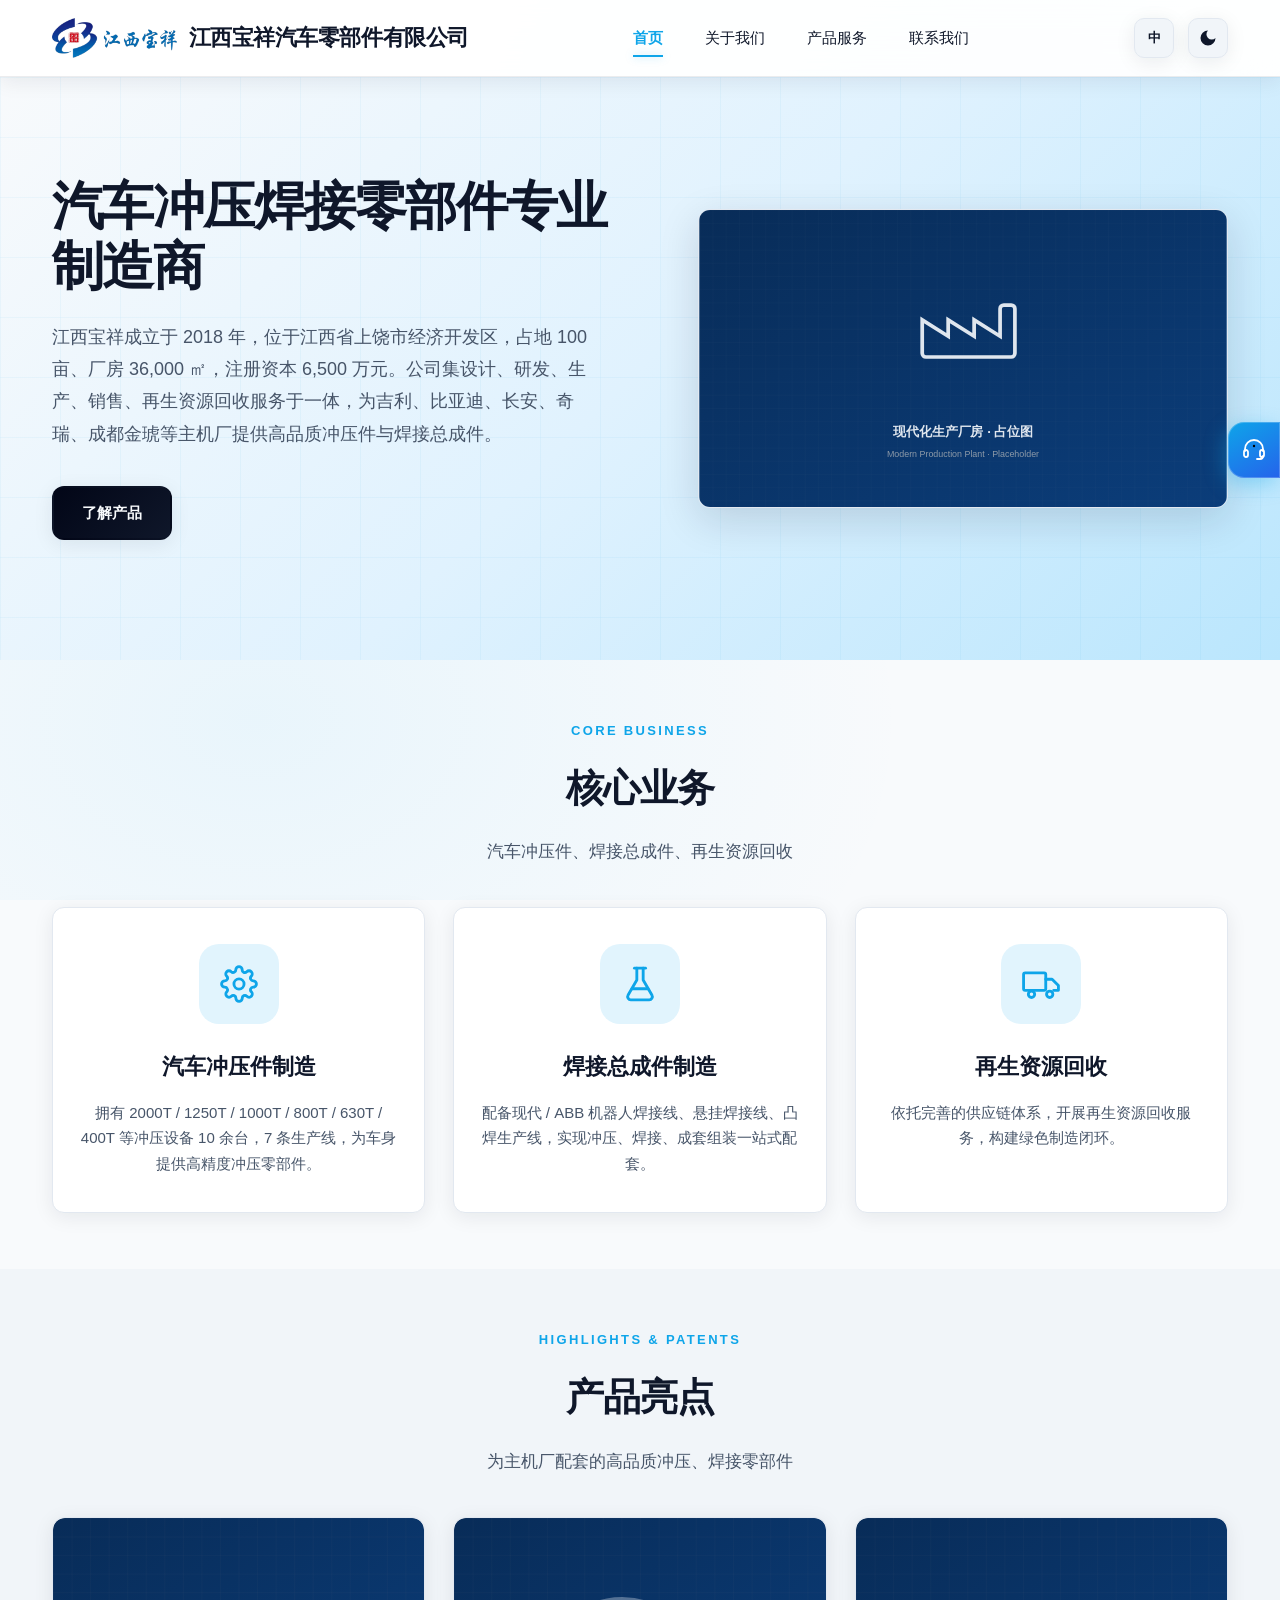
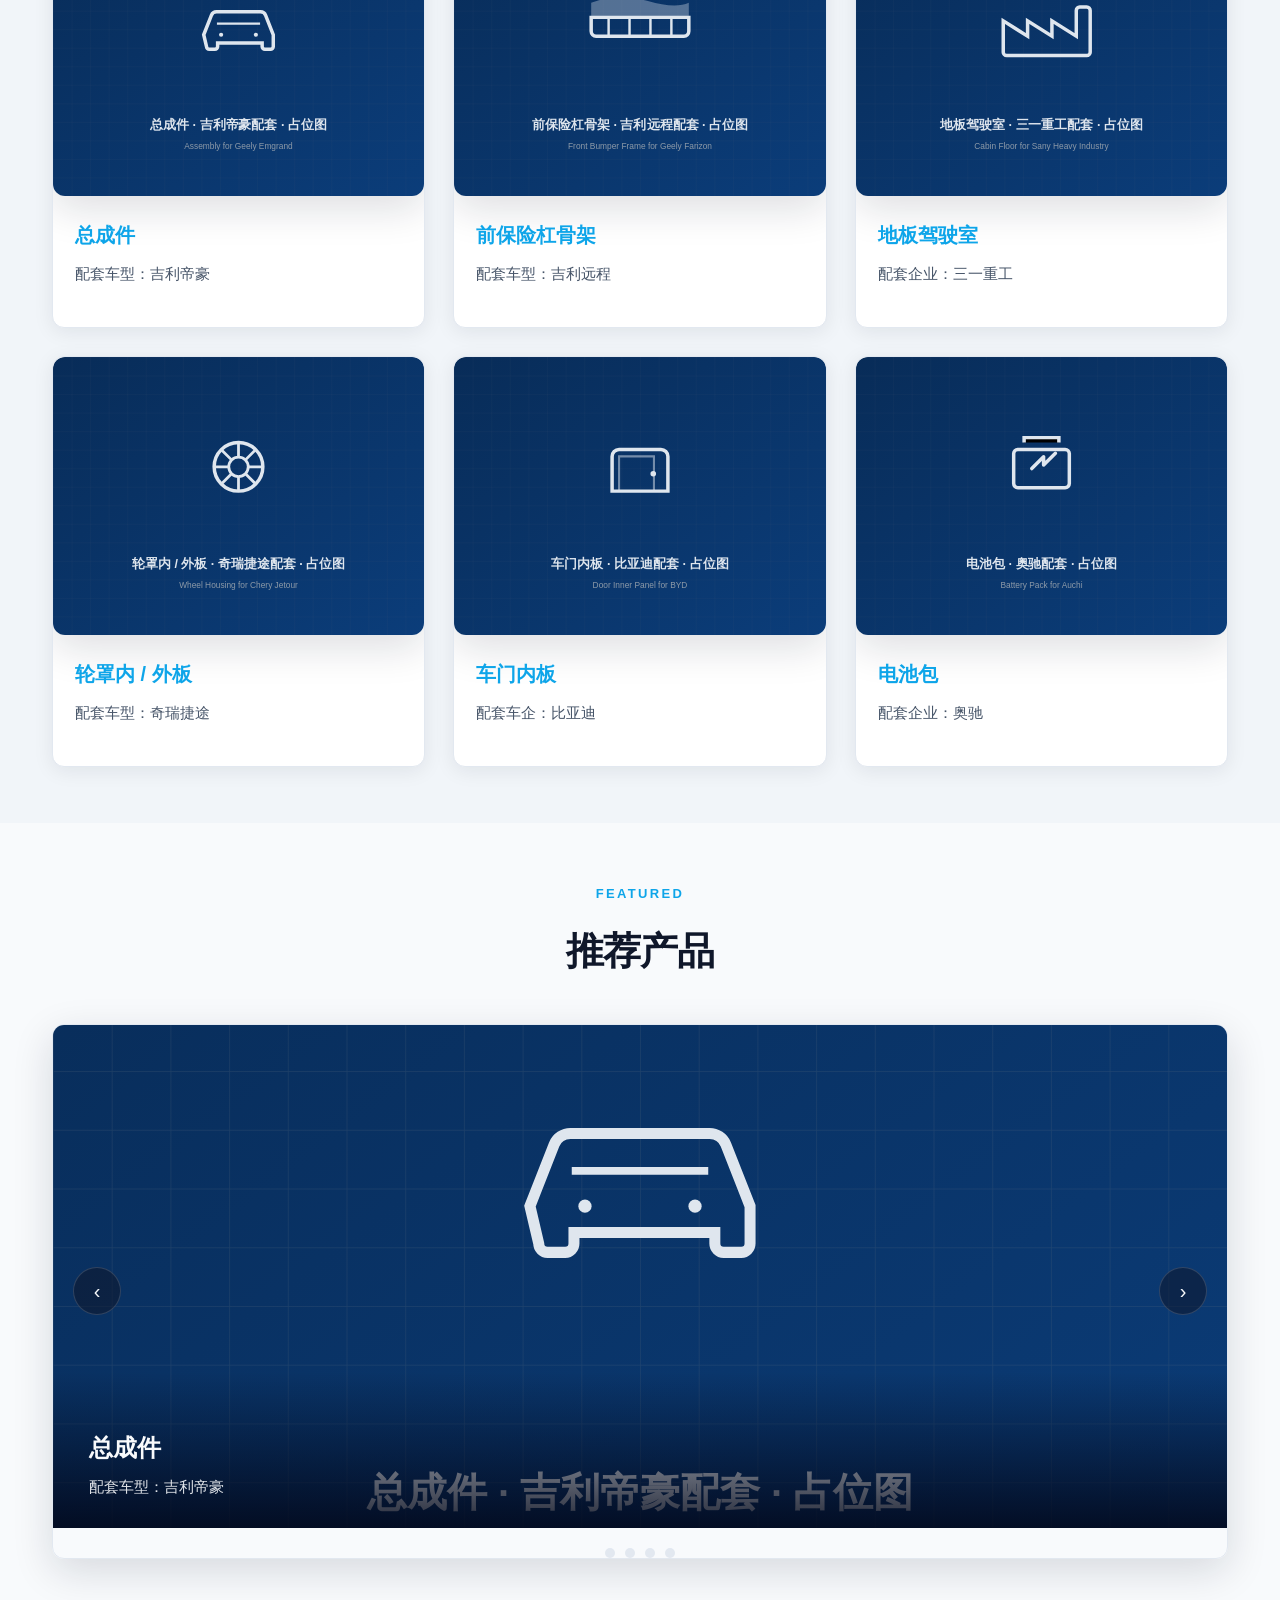
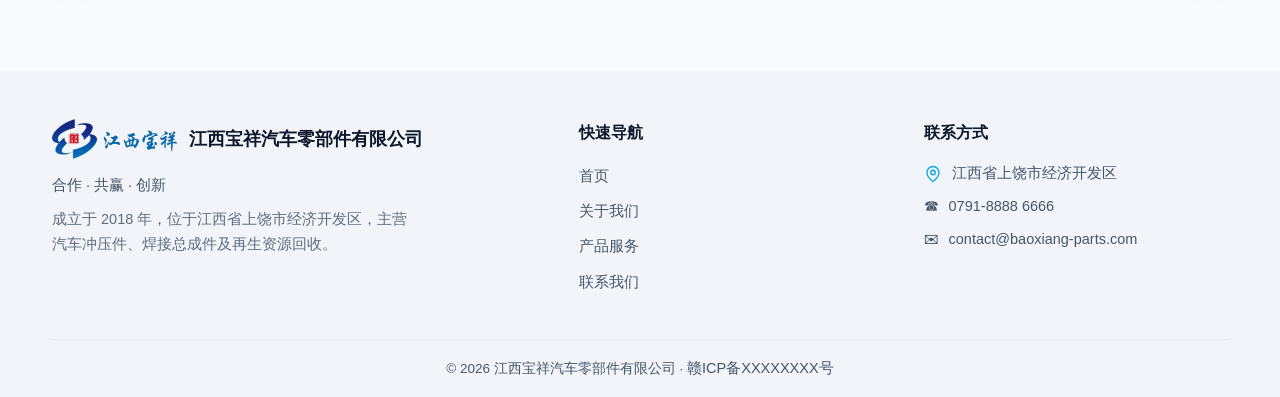
<file: index.html>
<!DOCTYPE html>
<html lang="zh-CN">
<head>
  <meta charset="UTF-8">
  <meta name="viewport" content="width=device-width, initial-scale=1.0">
  <title>汽车保险杠生产厂家_零部件制造_批发零售_研发 - 江西宝祥汽车零部件有限公司</title>
  <meta name="description" content="江西宝祥汽车零部件有限公司专注汽车保险杠及零部件研发制造，持多项专利技术，提供零配件批发零售、仓储运输一站式服务。">
  <link rel="icon" type="image/svg+xml" href="favicon.svg">
  <link rel="stylesheet" href="css/theme.css">
  <link rel="stylesheet" href="css/main.css">
  <script type="application/ld+json">
  {
    "@context": "https://schema.org",
    "@type": "Organization",
    "name": "江西宝祥汽车零部件有限公司",
    "alternateName": "Jiangxi Baoxiang Auto Parts Co., Ltd.",
    "logo": "assets/img/logo.png",
    "description": "汽车零部件及配件制造、零配件零售与批发、零部件研发；主营汽车保险杠等配件，拥有多项专利技术。",
    "telephone": "0791-8888 6666",
    "email": "contact@baoxiang-parts.com",
    "address": { "@type": "PostalAddress", "addressRegion": "江西省", "addressLocality": "南昌市", "addressCountry": "CN" }
  }
  </script>
</head>
<body data-page="home">
  <script>/* 显示模式防首屏闪烁：在渲染前读取本地偏好 */
  try { var _t = localStorage.getItem("bx_theme"); if ("light dark".indexOf(_t) >= 0) document.body.setAttribute("data-theme", _t); } catch (e) {}
  </script>

  <header class="site-header" id="site-header"></header>

  <main>
    <!-- 首屏主视觉 -->
    <section class="hero">
      <div class="container">
        <div>
          <h1>汽车保险杠专业制造商</h1>
          <p class="hero-sub">集汽车零部件研发、制造、批发零售于一体，以多项专利技术为支撑，为主机厂与售后市场提供高品质保险杠及零部件产品。</p>
          <a class="btn btn-primary" href="products.html">查看产品</a>
        </div>
        <div class="hero-img img-frame wide" id="hero-img">
          <img src="assets/img/hero-factory.svg" alt="现代化汽车零部件生产厂房">
        </div>
      </div>
    </section>

    <!-- 核心业务 -->
    <section class="section" id="biz-section">
      <div class="container">
        <div class="section-head">
          <span class="eyebrow">CORE BUSINESS</span>
          <h2>核心业务</h2>
          <p>三大核心业务板块，覆盖汽车零部件全价值链</p>
        </div>
        <div class="grid-3" id="biz-cards"></div>
      </div>
    </section>

    <!-- 产品亮点与专利技术 -->
    <section class="section section-alt" id="highlight-section">
      <div class="container">
        <div class="section-head">
          <span class="eyebrow">HIGHLIGHTS &amp; PATENTS</span>
          <h2>产品亮点与专利技术</h2>
          <p>以专利技术驱动产品品质，重点产品均标注对应专利</p>
        </div>
        <div class="grid-3" id="highlight-cards"></div>
      </div>
    </section>

    <!-- 轮播图推荐区 -->
    <section class="section" id="carousel-section">
      <div class="container">
        <div class="section-head">
          <span class="eyebrow">FEATURED</span>
          <h2>推荐产品</h2>
        </div>
        <div class="carousel" id="home-carousel"></div>
      </div>
    </section>
  </main>

  <footer class="site-footer" id="site-footer"></footer>

  <script src="data/content.js"></script>
  <script src="js/data.js"></script>
  <script src="js/i18n.js"></script>
  <script src="js/theme.js"></script>
  <script src="js/common.js"></script>
  <script src="js/home.js"></script>
</body>
</html>
</file>
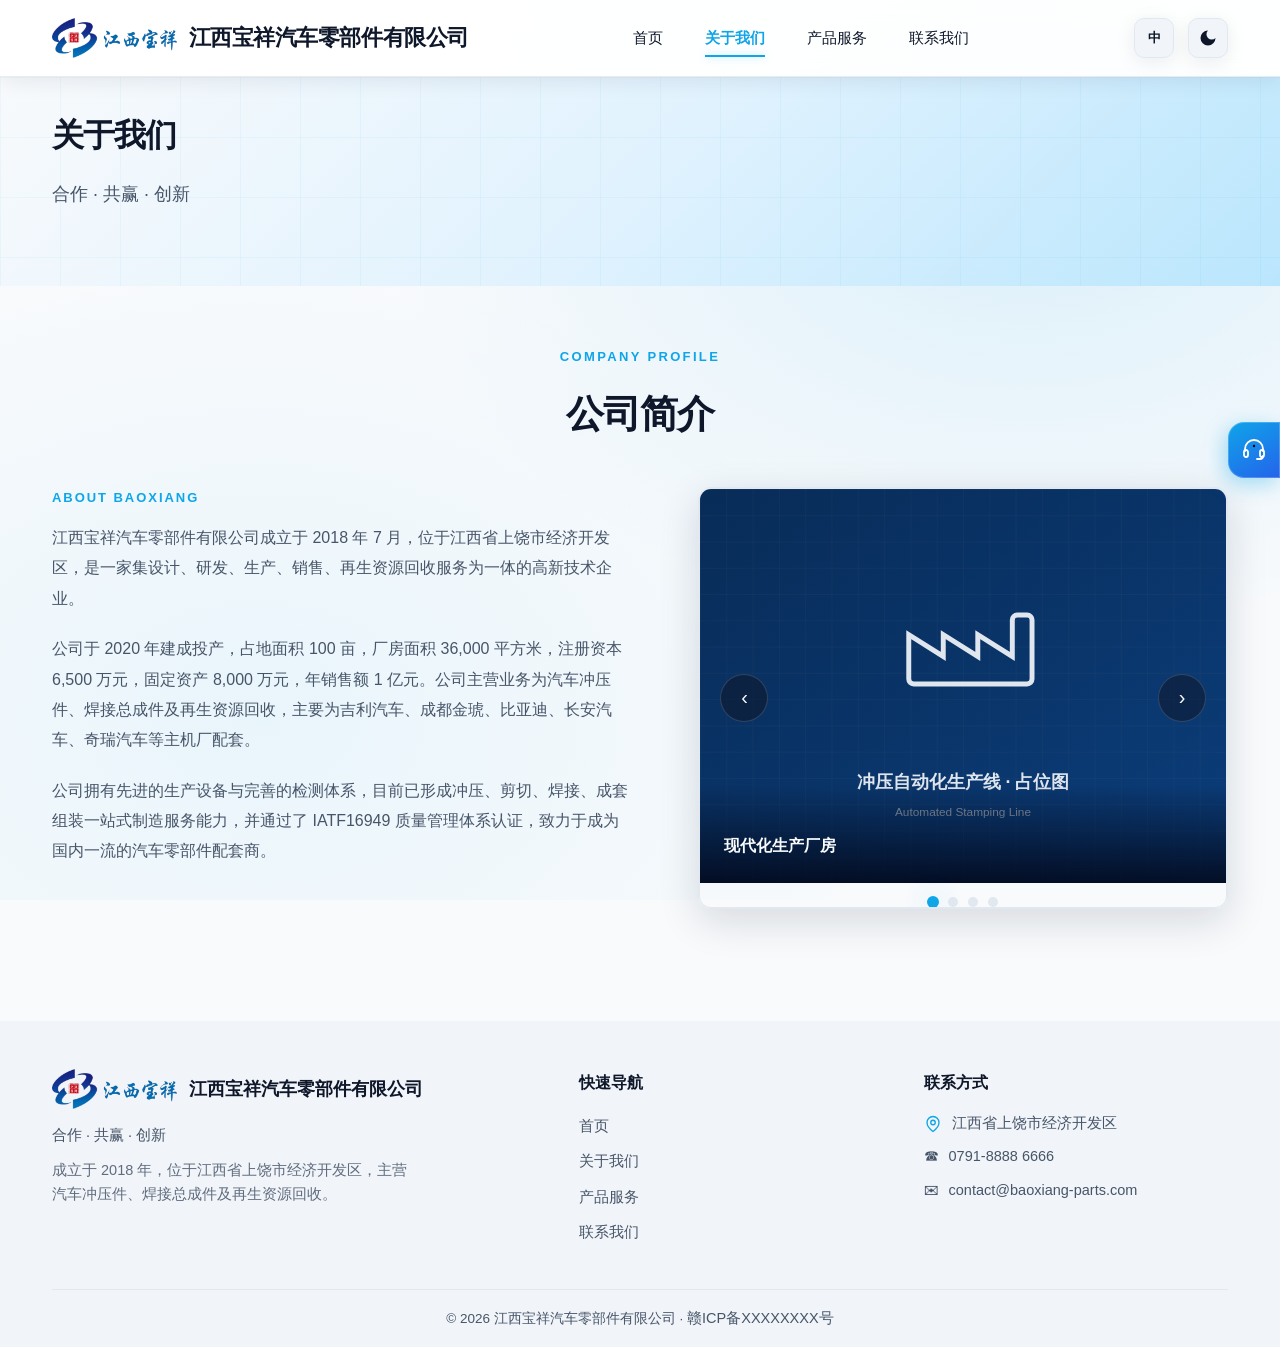
<file: about.html>
<!DOCTYPE html>
<html lang="zh-CN">
<head>
  <meta charset="UTF-8">
  <meta name="viewport" content="width=device-width, initial-scale=1.0">
  <title>关于我们 - 江西宝祥汽车零部件有限公司</title>
  <meta name="description" content="了解江西宝祥汽车零部件有限公司：成立于 2018 年，位于上饶经济开发区，主营汽车冲压件、焊接总成件与再生资源回收。">
  <link rel="icon" type="image/svg+xml" href="favicon.svg">
  <link rel="stylesheet" href="css/theme.css">
  <link rel="stylesheet" href="css/main.css">
</head>
<body data-page="about">
  <script>try { var _t = localStorage.getItem("bx_theme"); if ("light dark".indexOf(_t) >= 0) document.body.setAttribute("data-theme", _t); } catch (e) {}</script>

  <header class="site-header" id="site-header"></header>

  <main>
    <!-- 页面横幅 -->
    <section class="hero" style="padding: 0">
      <div class="container" style="padding-top: 40px; padding-bottom: 40px; grid-template-columns: 1fr">
        <div>
          <h1 id="page-title" style="font-size: 32px">关于我们</h1>
          <p class="hero-sub" id="page-subtitle">深耕汽车零部件行业，以技术赢得信赖</p>
        </div>
      </div>
    </section>

    <!-- 公司简介 -->
    <section class="section" id="intro-section">
      <div class="container">
        <div class="section-head">
          <span class="eyebrow">COMPANY PROFILE</span>
          <h2>公司简介</h2>
        </div>
        <div class="intro-grid">
          <div class="intro-text" id="intro-text"></div>
          <div class="intro-carousel" id="intro-carousel"></div>
        </div>
      </div>
    </section>
  </main>

  <footer class="site-footer" id="site-footer"></footer>

  <script src="data/content.js"></script>
  <script src="js/data.js"></script>
  <script src="js/i18n.js"></script>
  <script src="js/theme.js"></script>
  <script src="js/common.js"></script>
  <script src="js/about.js"></script>
</body>
</html>
</file>
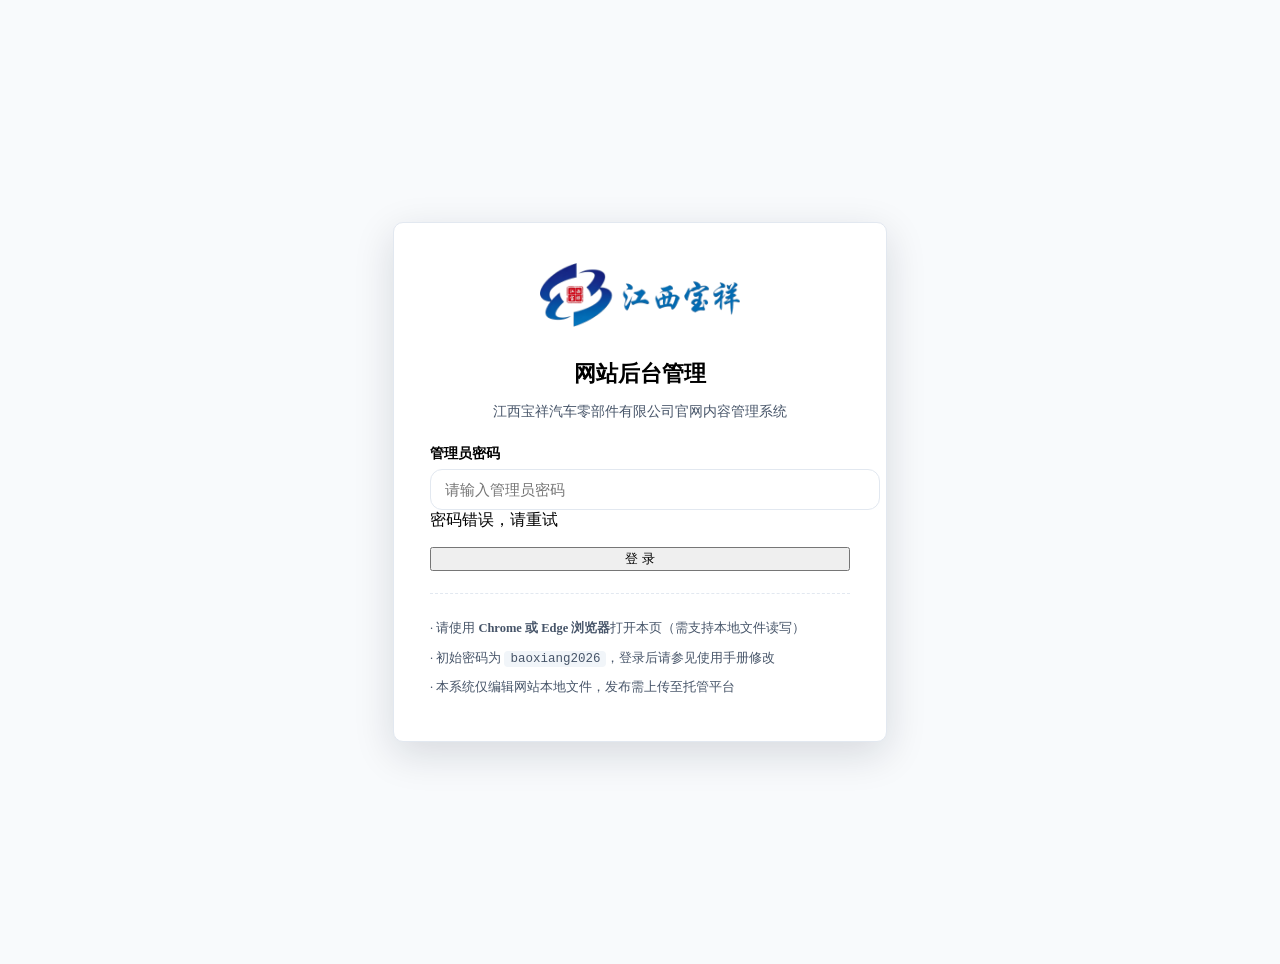
<file: admin.html>
<!DOCTYPE html>
<html lang="zh-CN">
<head>
  <meta charset="UTF-8">
  <meta name="viewport" content="width=device-width, initial-scale=1.0">
  <meta name="robots" content="noindex, nofollow">
  <title>后台管理 - 江西宝祥汽车零部件有限公司官网</title>
  <link rel="icon" type="image/svg+xml" href="favicon.svg">
  <link rel="stylesheet" href="css/theme.css">
  <link rel="stylesheet" href="css/admin.css">
</head>
<body data-page="admin">
  <script>try { var _t = localStorage.getItem("bx_theme"); if ("light dark".indexOf(_t) >= 0) document.body.setAttribute("data-theme", _t); } catch (e) {}</script>

  <!-- ============ 登录视图 ============ -->
  <div class="login-view" id="login-view">
    <div class="login-card">
      <img src="assets/img/logo.png" alt="logo" class="login-logo">
      <h1>网站后台管理</h1>
      <p class="login-sub">江西宝祥汽车零部件有限公司官网内容管理系统</p>
      <form id="login-form">
        <div class="form-group">
          <label>管理员密码</label>
          <input type="password" id="admin-password" placeholder="请输入管理员密码" autocomplete="current-password">
          <div class="form-error" id="login-error">密码错误，请重试</div>
        </div>
        <button type="submit" class="btn btn-primary btn-block">登 录</button>
      </form>
      <div class="login-tips">
        <p>· 请使用 <b>Chrome 或 Edge 浏览器</b>打开本页（需支持本地文件读写）</p>
        <p>· 初始密码为 <code>baoxiang2026</code>，登录后请参见使用手册修改</p>
        <p>· 本系统仅编辑网站本地文件，发布需上传至托管平台</p>
      </div>
    </div>
  </div>

  <!-- ============ 管理面板 ============ -->
  <div class="admin-view" id="admin-view" style="display:none">
    <header class="admin-topbar">
      <div class="admin-topbar-inner">
        <div class="admin-title">⚙ 网站后台管理</div>
        <div class="admin-folder" id="folder-status">未选择网站文件夹</div>
        <div class="admin-actions">
          <button class="btn btn-outline btn-sm" id="btn-pick-folder">选择网站文件夹</button>
          <a class="btn btn-outline btn-sm" href="index.html" target="_blank">预览网站</a>
          <button class="btn btn-outline btn-sm" id="btn-export">导出数据文件</button>
          <button class="btn btn-primary btn-sm" id="btn-save">保存全部修改</button>
          <button class="btn btn-outline btn-sm" id="btn-logout">退出</button>
        </div>
      </div>
    </header>

    <nav class="admin-tabs" id="admin-tabs">
      <button data-tab="site" class="active">站点信息</button>
      <button data-tab="home">首页</button>
      <button data-tab="about">关于我们</button>
      <button data-tab="products">产品管理</button>
      <button data-tab="contact">联系方式</button>
      <button data-tab="seo">SEO 设置</button>
    </nav>

    <main class="admin-main">
      <div class="admin-panel" id="admin-panel">
        <div class="admin-empty">
          <h2>请先选择网站文件夹</h2>
          <p>点击右上角「选择网站文件夹」，选择本网站的根目录（即包含 index.html 的文件夹），即可开始编辑网站内容。</p>
          <p class="dim">提示：编辑并保存后，本地即可预览效果；要让线上网站生效，需将更新后的文件上传到托管平台（详见使用手册）。</p>
        </div>
      </div>
    </main>

    <footer class="admin-footer">
      <span id="dirty-tip">未做修改</span> ·
      保存会自动备份旧数据为 data/content.backup.js ·
      详细操作说明见 docs/后台使用手册.md
    </footer>
  </div>

  <!-- 全局提示 -->
  <div class="toast" id="toast"></div>

  <script src="js/admin/auth-config.js"></script>
  <script src="js/admin/fs-helper.js"></script>
  <script src="js/admin/auth.js"></script>
  <script src="js/admin/admin-app.js"></script>
</body>
</html>
</file>
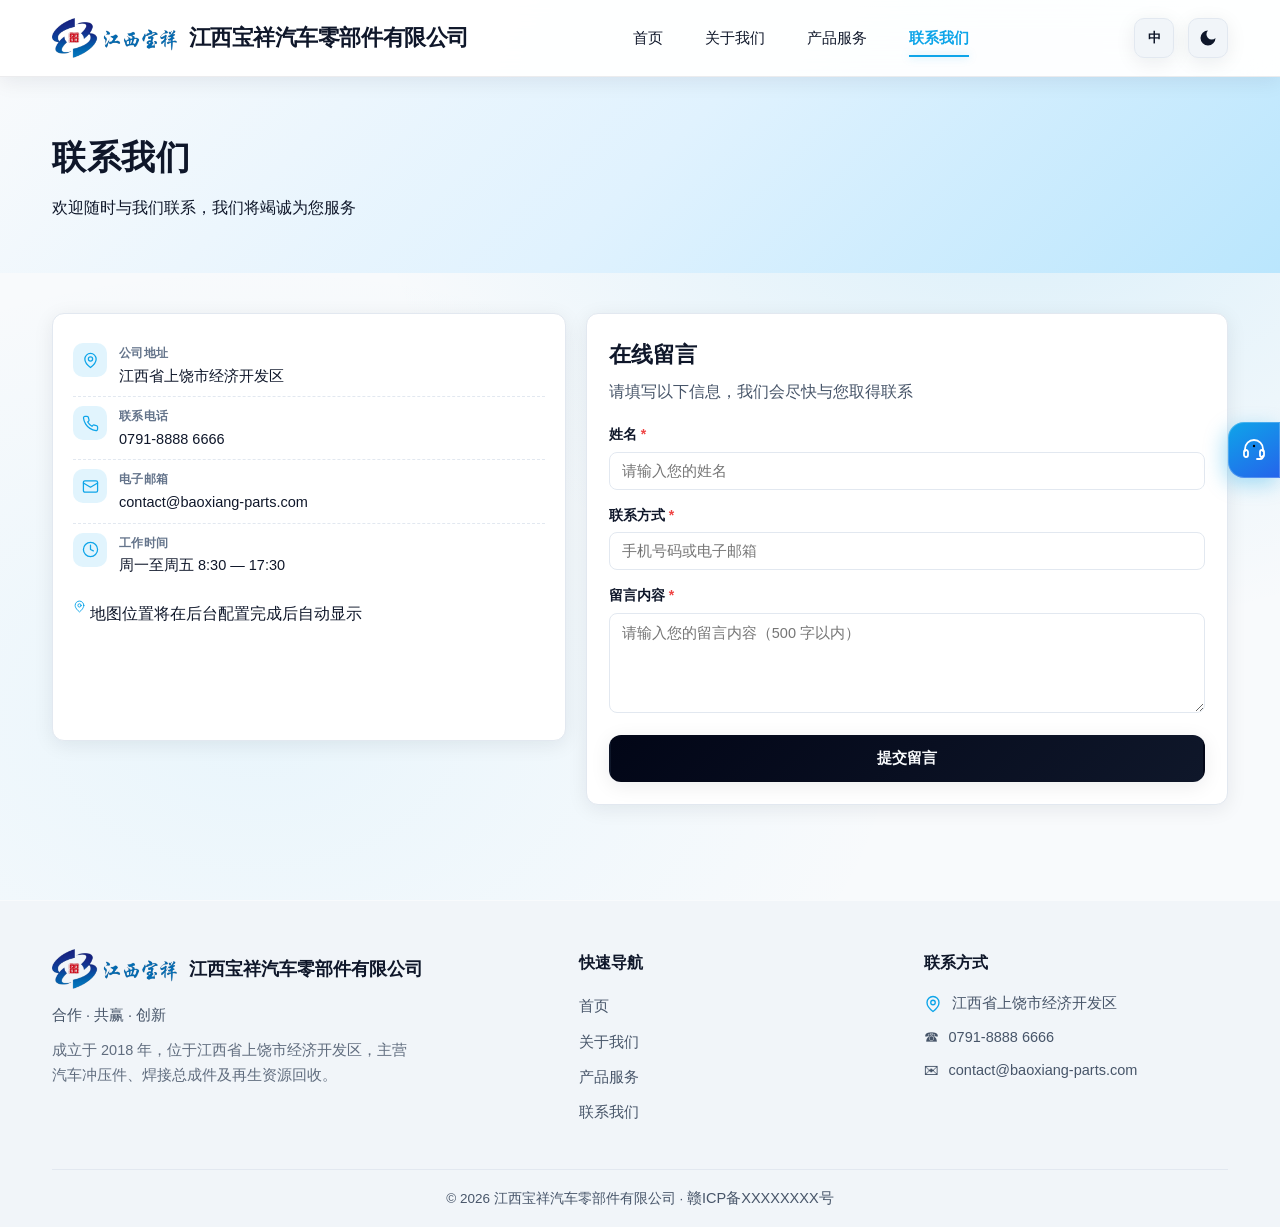
<file: contact.html>
<!DOCTYPE html>
<html lang="zh-CN">
<head>
  <meta charset="UTF-8">
  <meta name="viewport" content="width=device-width, initial-scale=1.0">
  <title>联系我们_在线留言 - 江西宝祥汽车零部件有限公司</title>
  <meta name="description" content="联系江西宝祥汽车零部件有限公司：公司地址、联系电话、邮箱、微信咨询，欢迎在线留言，我们将尽快回复。">
  <link rel="icon" type="image/svg+xml" href="favicon.svg">
  <link rel="stylesheet" href="css/theme.css">
  <link rel="stylesheet" href="css/main.css">
  <script type="application/ld+json">
  {
    "@context": "https://schema.org",
    "@type": "LocalBusiness",
    "name": "江西宝祥汽车零部件有限公司",
    "image": "assets/img/logo.png",
    "telephone": "0791-8888 6666",
    "email": "contact@baoxiang-parts.com",
    "address": { "@type": "PostalAddress", "streetAddress": "江西省上饶市经济开发区", "addressLocality": "上饶市", "addressRegion": "江西省", "addressCountry": "CN" },
    "openingHours": "Mo-Fr 08:30-17:30"
  }
  </script>
</head>
<body data-page="contact">
  <script>try { var _t = localStorage.getItem("bx_theme"); if ("light dark".indexOf(_t) >= 0) document.body.setAttribute("data-theme", _t); } catch (e) {}</script>

  <header class="site-header" id="site-header"></header>

  <main>
    <!-- 页面标题区 -->
    <section class="contact-hero">
      <div class="container">
        <h1 id="page-title">联系我们</h1>
        <p class="hero-sub" id="page-subtitle">欢迎随时与我们联系，我们将竭诚为您服务</p>
      </div>
    </section>

    <section class="section contact-section">
      <div class="container">
        <div class="contact-grid">
          <!-- 左：联系方式 -->
          <div class="contact-left">
            <div class="card contact-info-card" id="contact-info"></div>
          </div>

          <!-- 右：在线留言 -->
          <div class="card contact-form-card">
            <div id="form-wrap">
              <h2 id="form-title" style="font-size: 22px; margin-bottom: 4px">在线留言</h2>
              <p id="form-subtitle" style="color: var(--text-muted); margin-bottom: 18px">请填写以下信息，我们会尽快与您取得联系</p>
              <form id="contact-form" novalidate>
                <div class="form-group" id="fg-name">
                  <label id="lb-name">姓名 <span class="req">*</span></label>
                  <input type="text" id="f-name" placeholder="请输入您的姓名" maxlength="20">
                  <div class="form-error" id="err-name"></div>
                </div>
                <div class="form-group" id="fg-contact">
                  <label id="lb-contact">联系方式 <span class="req">*</span></label>
                  <input type="text" id="f-contact" placeholder="手机号码或电子邮箱" maxlength="50">
                  <div class="form-error" id="err-contact"></div>
                </div>
                <div class="form-group" id="fg-message">
                  <label id="lb-message">留言内容 <span class="req">*</span></label>
                  <textarea id="f-message" placeholder="请输入您的留言内容（500 字以内）" maxlength="500"></textarea>
                  <div class="form-error" id="err-message"></div>
                </div>
                <button type="submit" class="btn btn-primary" id="btn-submit" style="width: 100%">提交留言</button>
              </form>
            </div>
            <div class="form-success" id="form-success">
              <div class="check">
                <svg viewBox="0 0 24 24" fill="none" stroke-width="2.5" stroke-linecap="round" stroke-linejoin="round"><path d="M20 6 9 17l-5-5"/></svg>
              </div>
              <h3 id="sc-title">提交成功！</h3>
              <p id="sc-desc">感谢您的留言，我们会尽快与您取得联系。</p>
              <div style="display: flex; gap: 12px; justify-content: center; flex-wrap: wrap">
                <a class="btn btn-primary" id="mailto-btn" href="#">同时通过邮件发送</a>
                <button class="btn btn-outline" id="reset-btn" type="button">再写一条</button>
              </div>
            </div>
          </div>
        </div>
      </div>
    </section>
  </main>

  <footer class="site-footer" id="site-footer"></footer>

  <script src="data/content.js"></script>
  <script src="js/data.js"></script>
  <script src="js/i18n.js"></script>
  <script src="js/theme.js"></script>
  <script src="js/common.js"></script>
  <script src="js/contact.js"></script>
</body>
</html>
</file>
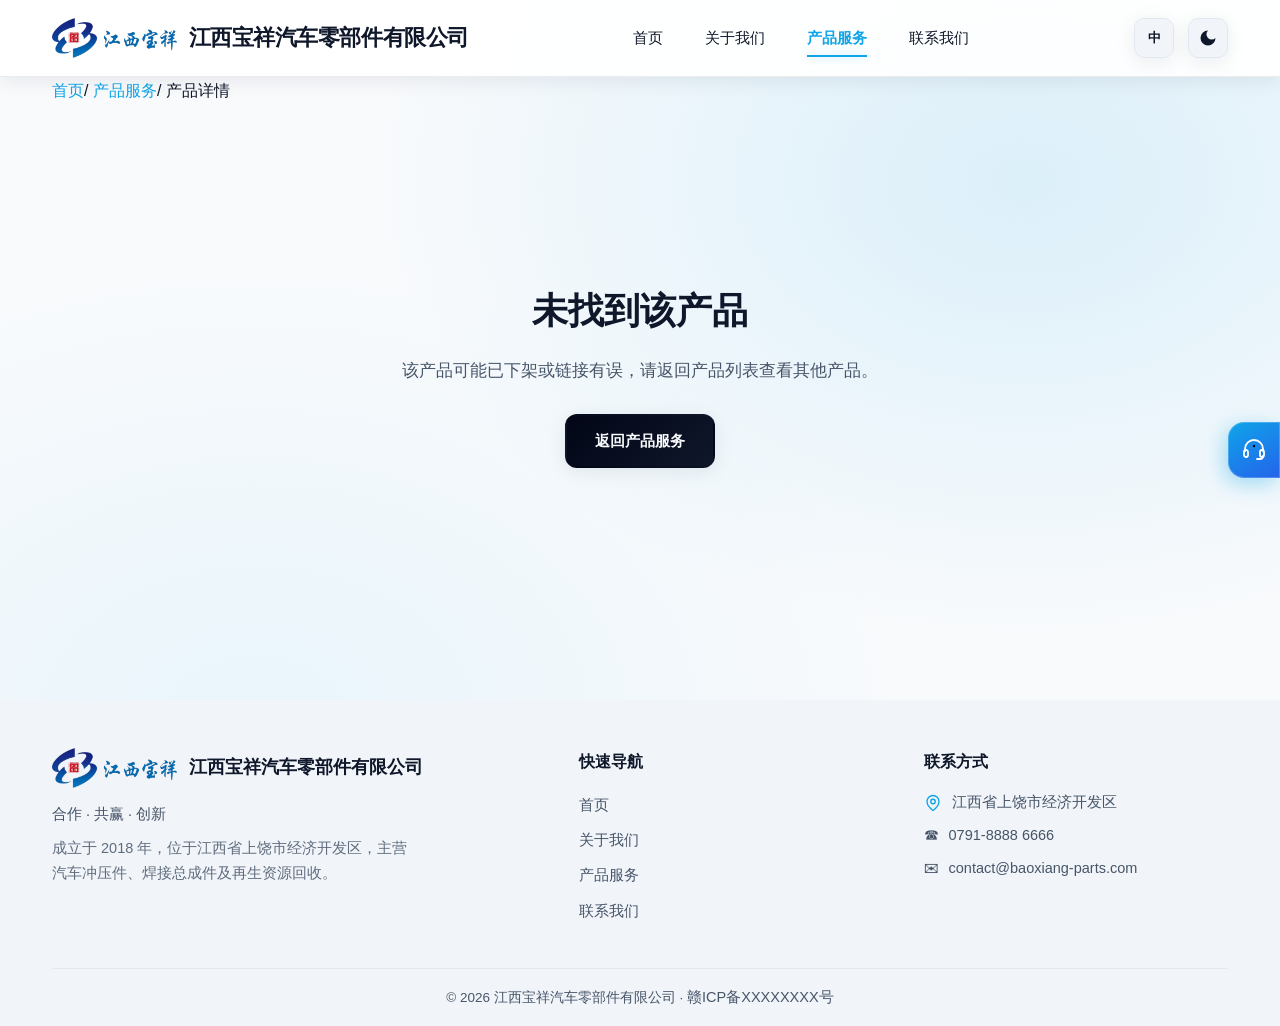
<file: product-detail.html>
<!DOCTYPE html>
<html lang="zh-CN">
<head>
  <meta charset="UTF-8">
  <meta name="viewport" content="width=device-width, initial-scale=1.0">
  <title>产品详情 - 江西宝祥汽车零部件有限公司</title>
  <meta name="description" content="江西宝祥汽车零部件有限公司产品详情页：汽车保险杠等零部件产品图文详情、技术规格与专利信息。">
  <link rel="icon" type="image/svg+xml" href="favicon.svg">
  <link rel="stylesheet" href="css/theme.css">
  <link rel="stylesheet" href="css/main.css">
</head>
<body data-page="products">
  <script>try { var _t = localStorage.getItem("bx_theme"); if ("light dark".indexOf(_t) >= 0) document.body.setAttribute("data-theme", _t); } catch (e) {}</script>

  <header class="site-header" id="site-header"></header>

  <main>
    <div class="breadcrumb">
      <div class="container" id="breadcrumb-nav">
        <a href="index.html">首页</a><span class="sep">/</span>
        <a href="products.html">产品服务</a><span class="sep">/</span>
        <span id="crumb-current">产品详情</span>
      </div>
    </div>

    <section class="section">
      <div class="container" id="detail-container">
        <!-- 产品详情由 product-detail.js 渲染 -->
        <div class="not-found" id="detail-not-found" style="display:none">
          <h2>未找到该产品</h2>
          <p>该产品可能已下架或链接有误，请返回产品列表查看其他产品。</p>
          <a class="btn btn-primary" href="products.html">返回产品服务</a>
        </div>
      </div>
    </section>
  </main>

  <footer class="site-footer" id="site-footer"></footer>

  <script src="data/content.js"></script>
  <script src="js/data.js"></script>
  <script src="js/i18n.js"></script>
  <script src="js/theme.js"></script>
  <script src="js/common.js"></script>
  <script src="js/product-detail.js"></script>
</body>
</html>
</file>
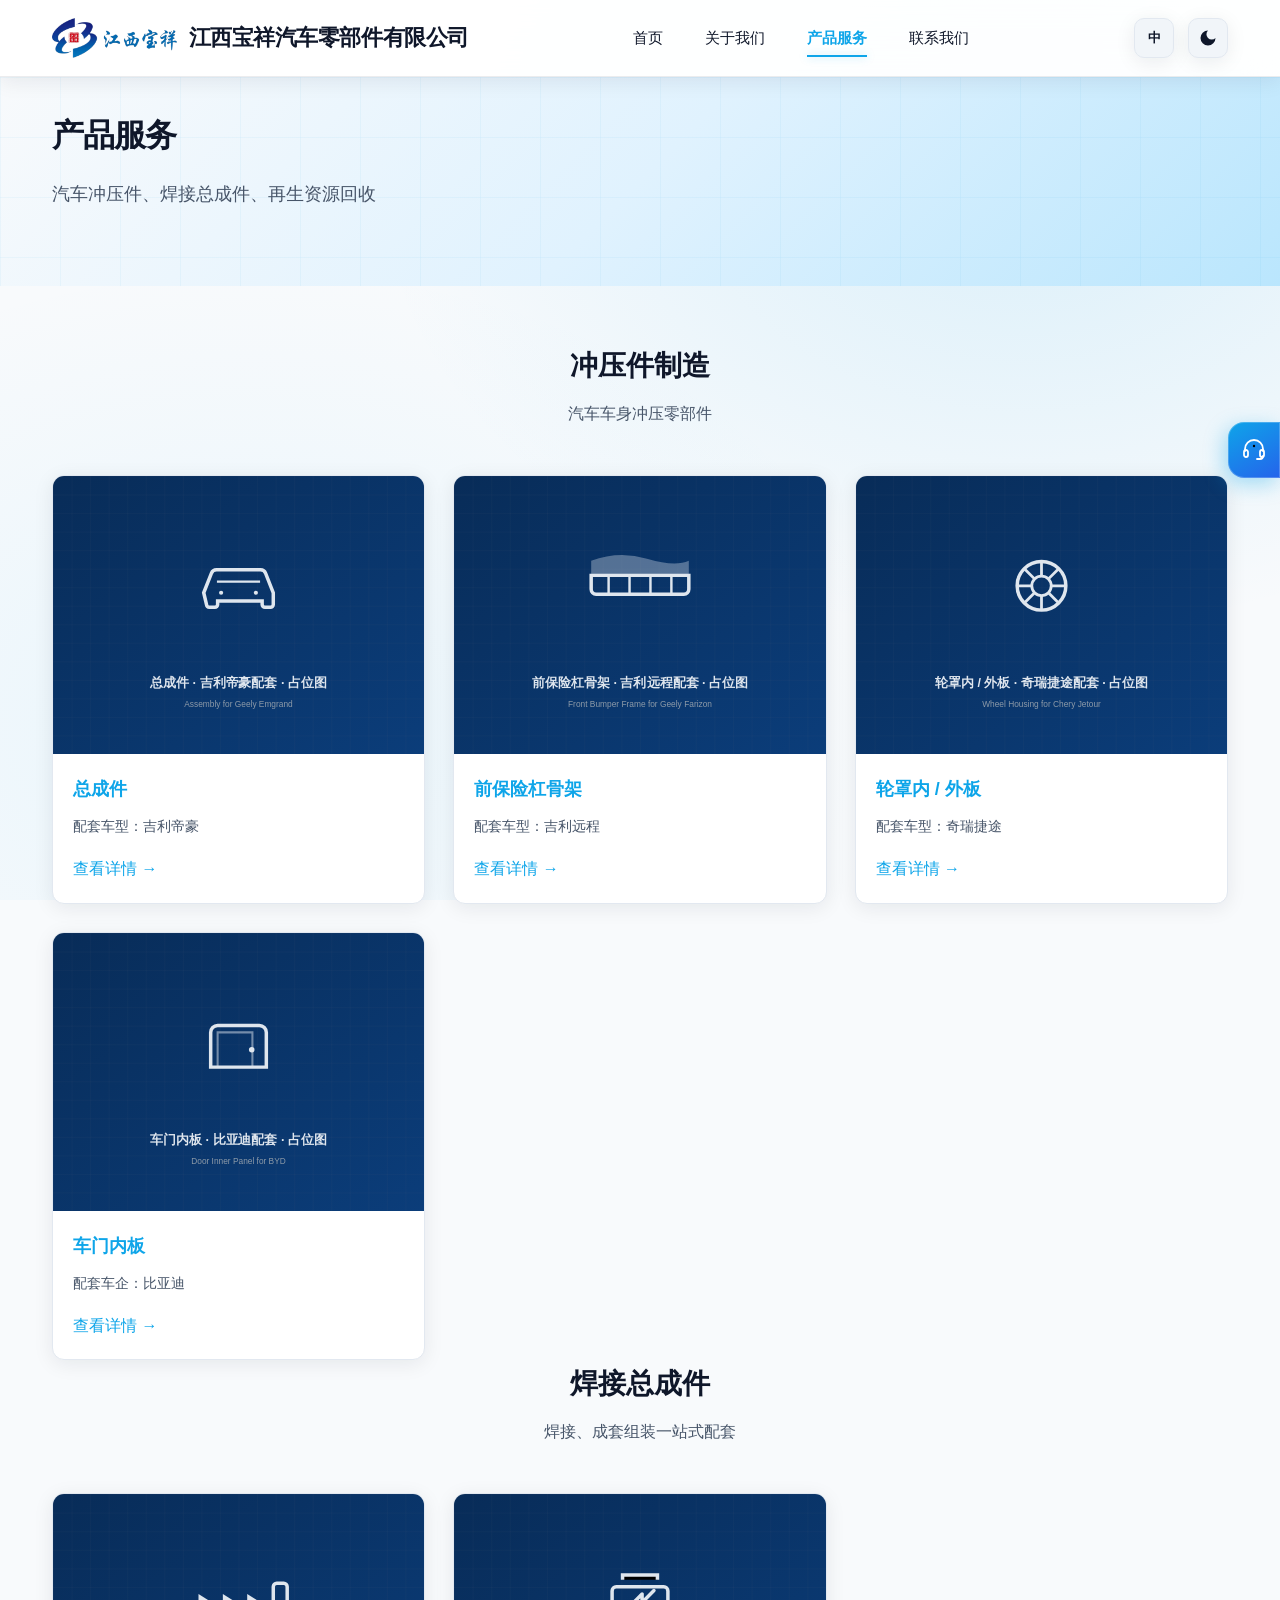
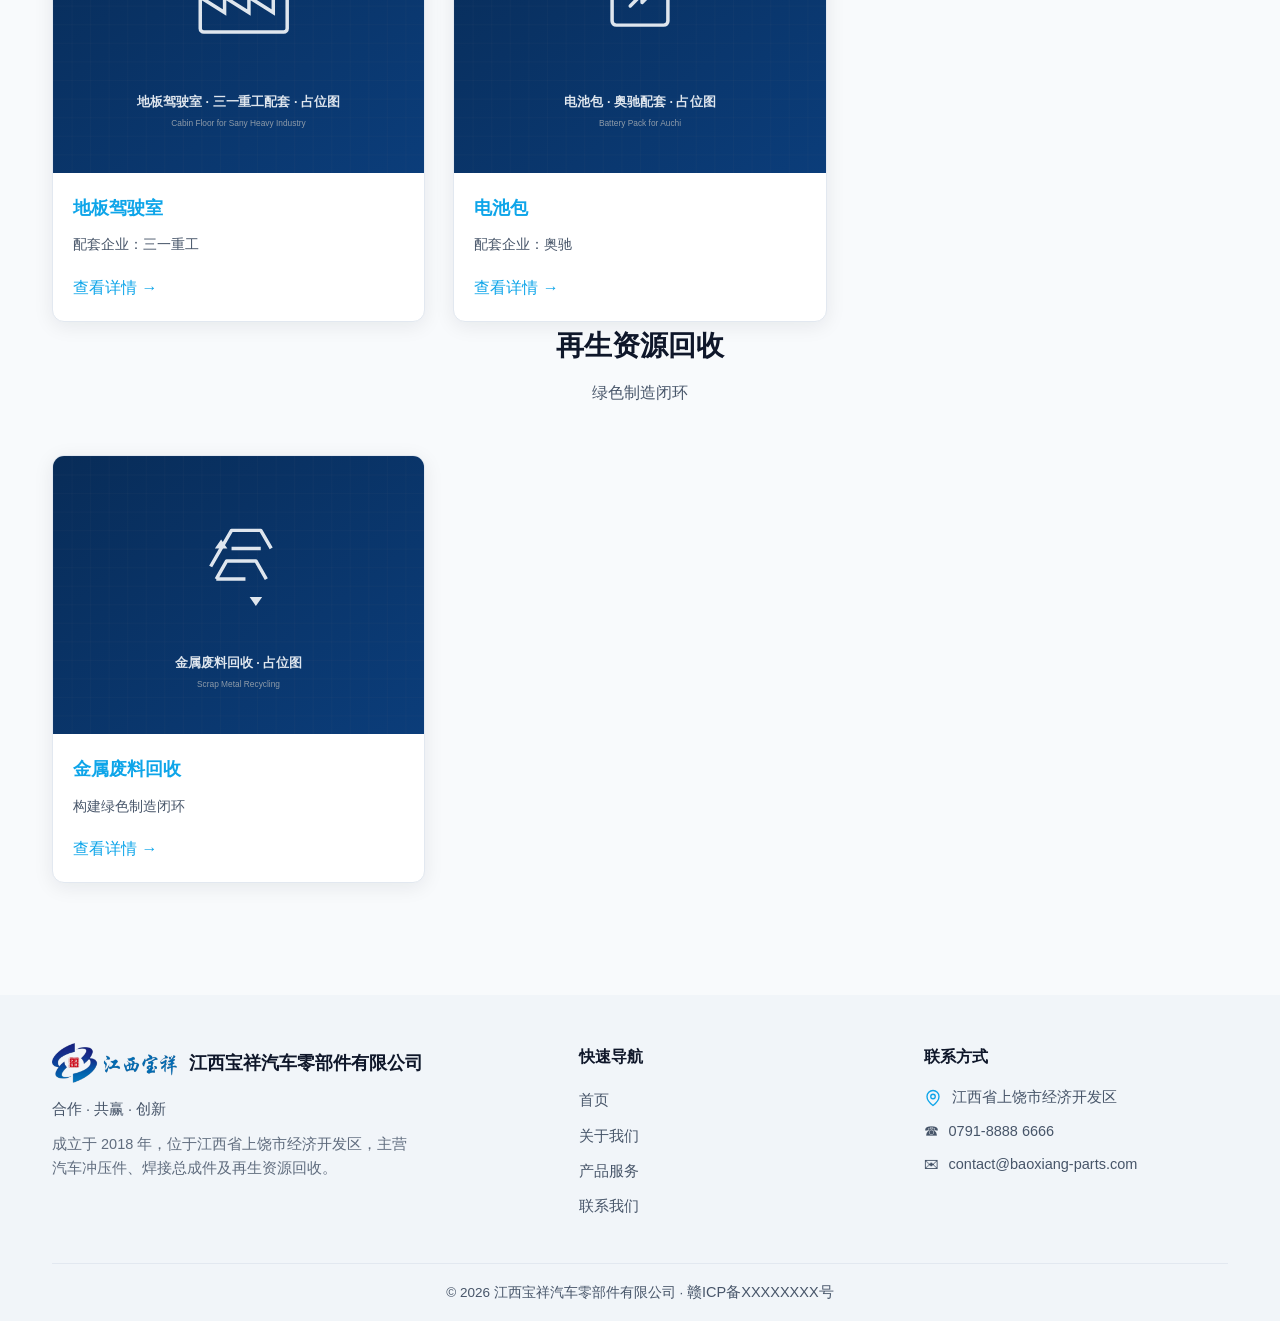
<file: products.html>
<!DOCTYPE html>
<html lang="zh-CN">
<head>
  <meta charset="UTF-8">
  <meta name="viewport" content="width=device-width, initial-scale=1.0">
  <title>产品服务_汽车保险杠_零部件制造_仓储运输 - 江西宝祥汽车零部件有限公司</title>
  <meta name="description" content="宝祥汽配产品服务：核心业务（保险杠系列等零部件制造、批发零售、研发）、其他业务（金属塑料制品、装卸仓储、物业租赁）、许可项目（道路货物运输）。">
  <link rel="icon" type="image/svg+xml" href="favicon.svg">
  <link rel="stylesheet" href="css/theme.css">
  <link rel="stylesheet" href="css/main.css">
</head>
<body data-page="products">
  <script>try { var _t = localStorage.getItem("bx_theme"); if ("light dark".indexOf(_t) >= 0) document.body.setAttribute("data-theme", _t); } catch (e) {}</script>

  <header class="site-header" id="site-header"></header>

  <main>
    <section class="hero" style="padding: 0">
      <div class="container" style="padding-top: 40px; padding-bottom: 40px; grid-template-columns: 1fr">
        <div>
          <h1 id="page-title" style="font-size: 32px">产品服务</h1>
          <p class="hero-sub" id="page-subtitle">按核心业务、其他业务、许可项目分类展示，点击查看产品图文详情</p>
        </div>
      </div>
    </section>

    <section class="section" id="products-section">
      <div class="container">
        <div id="category-list"><!-- 分类与产品由 products.js 渲染 --></div>
      </div>
    </section>
  </main>

  <footer class="site-footer" id="site-footer"></footer>

  <script src="data/content.js"></script>
  <script src="js/data.js"></script>
  <script src="js/i18n.js"></script>
  <script src="js/theme.js"></script>
  <script src="js/common.js"></script>
  <script src="js/products.js"></script>
</body>
</html>
</file>
<file: css/theme.css>
/* ============================================================
   江西宝祥汽车零部件有限公司官网 — 主题变量（科技感明暗主题）
   明亮模式 / 深色模式，所有组件只引用变量，禁止写死色值
   ============================================================ */

:root,
body[data-theme="light"] {
  /* 基础表面 */
  --bg: #f8fafc;
  --surface: #ffffff;
  --surface-2: #f1f5f9;
  --surface-3: #e2e8f0;
  --text: #0f172a;
  --text-muted: #475569;
  --text-subtle: #64748b;

  /* 科技品牌色 */
  --primary: #0f172a;
  --primary-dark: #020617;
  --primary-light: #1e293b;
  --accent: #0ea5e9;
  --accent-glow: rgba(14, 165, 233, 0.35);
  --accent-soft: rgba(14, 165, 233, 0.12);
  --steel: #64748b;
  --steel-light: #94a3b8;

  /* 边框与阴影 */
  --border: #e2e8f0;
  --border-subtle: rgba(226, 232, 240, 0.6);
  --shadow: 0 4px 20px rgba(15, 23, 42, 0.08);
  --shadow-hover: 0 12px 40px rgba(15, 23, 42, 0.14);
  --shadow-glow: 0 0 24px rgba(14, 165, 233, 0.18);

  /* 页头页脚 */
  --header-bg: rgba(255, 255, 255, 0.92);
  --header-text: #0f172a;
  --header-border: rgba(15, 23, 42, 0.08);
  --footer-bg: var(--surface-2);
  --footer-text: var(--text-muted);

  /* 状态色 */
  --success: #10b981;
  --success-bg: rgba(16, 185, 129, 0.1);
  --error: #ef4444;
  --focus-ring: #0ea5e9;
  --overlay: rgba(15, 23, 42, 0.55);

  /* 科技感变量 */
  --gradient-hero: linear-gradient(135deg, #f8fafc 0%, #e0f2fe 50%, #bae6fd 100%);
  --gradient-hero-mesh: radial-gradient(at 80% 20%, rgba(14, 165, 233, 0.12) 0%, transparent 45%),
                         radial-gradient(at 20% 80%, rgba(56, 189, 248, 0.08) 0%, transparent 45%);
  --grid-line: rgba(14, 165, 233, 0.08);
  --glow: 0 0 20px rgba(14, 165, 233, 0.25);
  --radius: 12px;
  --radius-sm: 8px;
  --link-underline: none;

  /* 平滑过渡 */
  --transition-theme: background .45s cubic-bezier(.4, 0, .2, 1),
                       color .45s cubic-bezier(.4, 0, .2, 1),
                       border-color .45s cubic-bezier(.4, 0, .2, 1),
                       box-shadow .45s cubic-bezier(.4, 0, .2, 1);
}

body[data-theme="dark"] {
  /* 基础表面：深空科技蓝黑 */
  --bg: #0b1120;
  --surface: rgba(15, 23, 42, 0.72);
  --surface-2: rgba(30, 41, 59, 0.6);
  --surface-3: rgba(51, 65, 85, 0.6);
  --text: #f8fafc;
  --text-muted: #94a3b8;
  --text-subtle: #64748b;

  /* 科技品牌色：霓虹青蓝 */
  --primary: #38bdf8;
  --primary-dark: #0ea5e9;
  --primary-light: #7dd3fc;
  --accent: #22d3ee;
  --accent-glow: rgba(34, 211, 238, 0.45);
  --accent-soft: rgba(34, 211, 238, 0.1);
  --steel: #94a3b8;
  --steel-light: #cbd5e1;

  /* 边框与阴影 */
  --border: rgba(148, 163, 184, 0.2);
  --border-subtle: rgba(148, 163, 184, 0.12);
  --shadow: 0 8px 30px rgba(0, 0, 0, 0.35);
  --shadow-hover: 0 16px 50px rgba(0, 0, 0, 0.45);
  --shadow-glow: 0 0 30px rgba(56, 189, 248, 0.25);

  /* 页头页脚 */
  --header-bg: rgba(2, 6, 23, 0.82);
  --header-text: #f8fafc;
  --header-border: rgba(56, 189, 248, 0.12);
  --footer-bg: var(--surface-2);
  --footer-text: var(--text-muted);

  /* 状态色 */
  --success: #34d399;
  --success-bg: rgba(52, 211, 153, 0.12);
  --error: #f87171;
  --focus-ring: #38bdf8;
  --overlay: rgba(2, 6, 23, 0.75);

  /* 科技感变量 */
  --gradient-hero: radial-gradient(ellipse at 20% 0%, rgba(56, 189, 248, 0.18) 0%, transparent 45%),
                   radial-gradient(ellipse at 80% 100%, rgba(14, 165, 233, 0.12) 0%, transparent 45%),
                   linear-gradient(180deg, #0b1120 0%, #0f172a 100%);
  --gradient-hero-mesh: radial-gradient(at 20% 30%, rgba(56, 189, 248, 0.15) 0%, transparent 40%),
                        radial-gradient(at 80% 70%, rgba(34, 211, 238, 0.1) 0%, transparent 40%);
  --grid-line: rgba(56, 189, 248, 0.1);
  --glow: 0 0 24px rgba(56, 189, 248, 0.35);
  --radius: 12px;
  --radius-sm: 8px;
  --link-underline: none;

  /* 平滑过渡 */
  --transition-theme: background .45s cubic-bezier(.4, 0, .2, 1),
                       color .45s cubic-bezier(.4, 0, .2, 1),
                       border-color .45s cubic-bezier(.4, 0, .2, 1),
                       box-shadow .45s cubic-bezier(.4, 0, .2, 1);
}

/* 全局主题过渡 */
*, *::before, *::after {
  transition: var(--transition-theme);
}

/* 避免布局类属性产生过渡副作用 */
html, body, div, section, header, footer, main, nav {
  transition: background-color .45s cubic-bezier(.4, 0, .2, 1),
              color .45s cubic-bezier(.4, 0, .2, 1),
              border-color .45s cubic-bezier(.4, 0, .2, 1),
              box-shadow .45s cubic-bezier(.4, 0, .2, 1);
}
</file>
<file: css/main.css>
/* ============================================================
   江西宝祥汽车零部件有限公司官网 — 主样式（科技感 / 响应式）
   断点：1024px（平板）、768px（手机）
   ============================================================ */

/* ---------- 基础 ---------- */
* { margin: 0; padding: 0; box-sizing: border-box; }

html { scroll-behavior: smooth; }

body {
  font-family: "Microsoft YaHei", "PingFang SC", "Helvetica Neue", Arial, sans-serif;
  background: var(--bg);
  background-image: var(--gradient-hero-mesh);
  background-attachment: fixed;
  background-size: cover;
  color: var(--text);
  line-height: 1.7;
  font-size: 16px;
  -webkit-font-smoothing: antialiased;
}

img { max-width: 100%; display: block; }
a { color: var(--accent); text-decoration: var(--link-underline); transition: color .3s ease; }
a:hover { color: var(--primary-light); }

.container { max-width: 1240px; margin: 0 auto; padding: 0 32px; }

/* ---------- 页头 ---------- */
.site-header {
  background: var(--header-bg);
  color: var(--header-text);
  position: sticky;
  top: 0;
  z-index: 100;
  backdrop-filter: blur(16px);
  -webkit-backdrop-filter: blur(16px);
  border-bottom: 1px solid var(--header-border);
  box-shadow: var(--shadow);
}
.site-header .container {
  display: flex;
  align-items: center;
  justify-content: space-between;
  height: 76px;
  gap: 24px;
}
.brand { display: flex; align-items: center; gap: 12px; min-width: 0; text-decoration: none; }
.brand .brand-logo { height: 40px; width: auto; flex-shrink: 0; }
.brand .brand-name {
  font-size: 22px;
  font-weight: 800;
  color: var(--header-text);
  white-space: nowrap;
  overflow: hidden;
  text-overflow: ellipsis;
  letter-spacing: -0.02em;
}

.main-nav { display: flex; align-items: center; gap: 6px; }
.main-nav .nav-link {
  color: var(--header-text);
  padding: 10px 18px;
  border-radius: var(--radius-sm);
  font-size: 15px;
  font-weight: 500;
  text-decoration: none;
  position: relative;
  transition: color .3s ease, background .3s ease;
}
.main-nav .nav-link::after {
  content: "";
  position: absolute;
  left: 18px;
  right: 18px;
  bottom: 4px;
  height: 2px;
  background: var(--accent);
  transform: scaleX(0);
  transform-origin: right;
  transition: transform .3s ease;
  box-shadow: 0 0 8px var(--accent-glow);
}
.main-nav .nav-link:hover { color: var(--accent); }
.main-nav .nav-link:hover::after { transform: scaleX(1); transform-origin: left; }
.main-nav .nav-link.active { color: var(--accent); font-weight: 700; }
.main-nav .nav-link.active::after { transform: scaleX(1); }

.header-tools { display: flex; align-items: center; gap: 14px; }

/* 语言切换 */
.lang-switch { position: relative; }
.lang-switch .lang-btn {
  display: flex;
  align-items: center;
  justify-content: center;
  width: 40px;
  height: 40px;
  background: var(--surface-2);
  color: var(--header-text);
  border: 1px solid var(--border);
  border-radius: 10px;
  cursor: pointer;
  font-size: 13px;
  font-weight: 700;
  transition: all .3s ease;
  box-shadow: var(--shadow);
}
.lang-switch .lang-btn:hover {
  background: var(--surface-3);
  border-color: var(--accent);
  transform: translateY(-2px);
  box-shadow: var(--shadow-hover);
}

/* 主题切换 */
.theme-switch { position: relative; }
.theme-switch > button {
  display: flex;
  align-items: center;
  justify-content: center;
  width: 40px;
  height: 40px;
  background: var(--surface-2);
  color: var(--header-text);
  border: 1px solid var(--border);
  border-radius: 10px;
  cursor: pointer;
  transition: all .3s ease;
  box-shadow: var(--shadow);
}
.theme-switch > button:hover {
  background: var(--surface-3);
  border-color: var(--accent);
  transform: translateY(-2px);
  box-shadow: var(--shadow-hover);
}
.theme-switch > button svg { width: 20px; height: 20px; color: currentColor; }

/* 移动端菜单按钮 */
.menu-toggle {
  display: none;
  flex-direction: column;
  justify-content: center;
  gap: 5px;
  background: transparent;
  border: none;
  cursor: pointer;
  padding: 8px;
}
.menu-toggle span {
  display: block;
  width: 24px;
  height: 2px;
  background: var(--header-text);
  transition: transform .3s ease, opacity .3s ease;
}
.menu-toggle.open span:nth-child(1) { transform: translateY(7px) rotate(45deg); }
.menu-toggle.open span:nth-child(2) { opacity: 0; }
.menu-toggle.open span:nth-child(3) { transform: translateY(-7px) rotate(-45deg); }

/* ---------- 页脚 ---------- */
.site-footer { background: var(--footer-bg); color: var(--footer-text); padding: 48px 0 0; margin-top: 56px; transition: var(--transition-theme); }
.footer-grid { display: grid; grid-template-columns: 1.6fr 1fr 1fr; gap: 40px; padding-bottom: 36px; align-items: start; }
.site-footer h4 { color: var(--text); font-size: 16px; margin-bottom: 16px; font-weight: 700; }
.site-footer p, .site-footer a { color: var(--footer-text); font-size: 14.5px; }
.site-footer a:hover { color: var(--text); }
.site-footer ul { list-style: none; }
.site-footer ul li { margin-bottom: 8px; }
.footer-logo { display: flex; align-items: center; gap: 12px; margin-bottom: 14px; }
.footer-logo img { height: 40px; }
.footer-logo span { color: var(--text); font-size: 18px; font-weight: 700; }
.footer-intro { margin-top: 10px; opacity: .85; max-width: 360px; line-height: 1.7; }
.footer-contact { display: flex; align-items: flex-start; gap: 10px; margin-bottom: 10px; line-height: 1.6; }
.footer-contact svg { flex-shrink: 0; width: 18px; height: 18px; stroke: var(--accent); margin-top: 3px; }
.footer-contact:last-child { margin-bottom: 0; }
.footer-bottom {
  border-top: 1px solid var(--border);
  padding: 16px 0;
  text-align: center;
  font-size: 13.5px;
  color: var(--footer-text);
}
.footer-bottom a { color: var(--footer-text); }

/* ---------- 通用组件 ---------- */
.section { padding: 56px 0; position: relative; }
.section-alt { background: var(--surface-2); }

.section-head { text-align: center; max-width: 720px; margin: 0 auto 40px; }
.section-head .eyebrow {
  display: inline-block;
  font-size: 13px;
  font-weight: 800;
  letter-spacing: .18em;
  text-transform: uppercase;
  color: var(--accent);
  margin-bottom: 14px;
}
.section-head h2 {
  font-size: 38px;
  font-weight: 800;
  color: var(--text);
  margin-bottom: 18px;
  letter-spacing: -0.02em;
}
.section-head p { color: var(--text-muted); font-size: 17px; line-height: 1.7; }

.card {
  background: var(--surface);
  border: 1px solid var(--border);
  border-radius: var(--radius);
  box-shadow: var(--shadow);
  overflow: hidden;
  transition: transform .35s ease, box-shadow .35s ease, border-color .35s ease;
}
.card:hover { transform: translateY(-6px); box-shadow: var(--shadow-hover), var(--shadow-glow); border-color: var(--accent-soft); }

.grid-2 { display: grid; grid-template-columns: repeat(2, 1fr); gap: 32px; }
.grid-3 { display: grid; grid-template-columns: repeat(3, 1fr); gap: 28px; }
.grid-4 { display: grid; grid-template-columns: repeat(4, 1fr); gap: 24px; }
.grid-6 { display: grid; grid-template-columns: repeat(6, 1fr); gap: 20px; }

.btn {
  display: inline-flex;
  align-items: center;
  justify-content: center;
  gap: 8px;
  padding: 12px 28px;
  border-radius: var(--radius);
  font-size: 15px;
  font-weight: 700;
  cursor: pointer;
  border: 2px solid transparent;
  transition: all .3s ease;
  text-decoration: none;
  text-align: center;
}
.btn-primary {
  background: linear-gradient(135deg, var(--primary-dark) 0%, var(--primary) 100%);
  color: var(--bg);
  box-shadow: var(--shadow);
}
body[data-theme="dark"] .btn-primary {
  background: linear-gradient(135deg, var(--accent) 0%, var(--primary-light) 100%);
  color: #020617;
  box-shadow: 0 0 20px var(--accent-glow);
}
.btn-primary:hover {
  transform: translateY(-3px);
  box-shadow: var(--shadow-hover), var(--shadow-glow);
}
.btn-outline {
  background: transparent;
  color: var(--primary);
  border-color: var(--primary);
}
body[data-theme="dark"] .btn-outline {
  color: var(--accent);
  border-color: var(--accent);
}
.btn-outline:hover {
  background: var(--primary);
  color: var(--bg);
  box-shadow: var(--shadow);
}
body[data-theme="dark"] .btn-outline:hover {
  background: var(--accent);
  color: #020617;
  box-shadow: 0 0 20px var(--accent-glow);
}

.img-frame { border-radius: var(--radius); overflow: hidden; box-shadow: var(--shadow-hover); }
.img-frame img { width: 100%; height: 100%; object-fit: cover; }

.badge {
  display: inline-block;
  font-size: 12px;
  font-weight: 700;
  padding: 4px 12px;
  border-radius: 999px;
  background: var(--accent-soft);
  color: var(--accent);
  border: 1px solid var(--accent-soft);
}

/* ---------- 首页 Hero ---------- */
.hero {
  position: relative;
  background: var(--gradient-hero);
  color: var(--text);
  overflow: hidden;
  padding: 100px 0 120px;
}
.hero::before {
  content: "";
  position: absolute;
  inset: 0;
  background-image:
    linear-gradient(var(--grid-line) 1px, transparent 1px),
    linear-gradient(90deg, var(--grid-line) 1px, transparent 1px);
  background-size: 60px 60px;
  opacity: .6;
  pointer-events: none;
}
.hero .container {
  position: relative;
  display: grid;
  grid-template-columns: 1.1fr 1fr;
  gap: 64px;
  align-items: center;
}
.hero h1 {
  font-size: 52px;
  font-weight: 900;
  line-height: 1.15;
  margin-bottom: 24px;
  letter-spacing: -0.03em;
}
.hero .hero-sub {
  font-size: 18px;
  color: var(--text-muted);
  margin-bottom: 36px;
  max-width: 540px;
  line-height: 1.8;
}
.hero .hero-img { border-radius: var(--radius); overflow: hidden; box-shadow: var(--shadow-hover); border: 1px solid var(--border); }

/* ---------- 核心业务 ---------- */
.biz-card { padding: 36px 24px; text-align: center; background: var(--surface); border: 1px solid var(--border); border-radius: var(--radius); box-shadow: var(--shadow); transition: all .35s ease; }
.biz-card:hover { transform: translateY(-8px); box-shadow: var(--shadow-hover), var(--shadow-glow); border-color: var(--accent-soft); }
.biz-card .icon {
  width: 80px; height: 80px;
  margin: 0 auto 24px;
  display: flex; align-items: center; justify-content: center;
  background: var(--accent-soft);
  border-radius: 20px;
}
.biz-card .icon svg { width: 38px; height: 38px; stroke: var(--accent); }
.biz-card h3 { font-size: 22px; margin-bottom: 14px; font-weight: 700; }
.biz-card p { color: var(--text-muted); font-size: 15px; line-height: 1.7; }

/* ---------- 亮点卡片 ---------- */
.highlight-card { display: flex; flex-direction: column; background: var(--surface); border: 1px solid var(--border); border-radius: var(--radius); overflow: hidden; box-shadow: var(--shadow); transition: all .35s ease; }
.highlight-card:hover { transform: translateY(-6px); box-shadow: var(--shadow-hover), var(--shadow-glow); border-color: var(--accent-soft); }
.highlight-card .card-img { aspect-ratio: 4 / 3; background: var(--surface-2); }
.highlight-card .card-img img { width: 100%; height: 100%; object-fit: cover; }
.highlight-card .card-body { padding: 22px; flex: 1; }
.highlight-card h3 { font-size: 20px; margin-bottom: 10px; font-weight: 700; }
.highlight-card p { color: var(--text-muted); font-size: 14.5px; margin-bottom: 18px; }
.highlight-card .card-link { font-size: 14px; font-weight: 700; color: var(--accent); text-decoration: none; }
.highlight-card .card-link:hover { color: var(--primary-light); }

/* ---------- 轮播 ---------- */
.carousel { position: relative; border-radius: var(--radius); overflow: hidden; box-shadow: var(--shadow-hover); border: 1px solid var(--border); }
.carousel-track { display: flex; transition: transform .5s ease; }
.carousel-slide { min-width: 100%; position: relative; }
.carousel-slide .slide-img { aspect-ratio: 21 / 9; background: var(--surface-2); }
.carousel-slide .slide-img img { width: 100%; height: 100%; object-fit: cover; }
.carousel-slide .slide-caption {
  position: absolute;
  left: 0; right: 0; bottom: 0;
  background: linear-gradient(transparent, rgba(2, 6, 23, .85));
  color: #f8fafc;
  padding: 56px 36px 28px;
}
.carousel-slide .slide-caption h3 { font-size: 24px; margin-bottom: 6px; font-weight: 700; }
.carousel-slide .slide-caption p { font-size: 15px; opacity: .9; }
.carousel-arrow {
  position: absolute;
  top: 50%;
  transform: translateY(-50%);
  background: rgba(15, 23, 42, .55);
  color: #f8fafc;
  border: 1px solid rgba(255,255,255,.15);
  width: 48px; height: 48px;
  border-radius: 50%;
  font-size: 20px;
  cursor: pointer;
  transition: all .3s ease;
  z-index: 5;
  display: flex; align-items: center; justify-content: center;
}
.carousel-arrow:hover { background: rgba(15, 23, 42, .85); box-shadow: var(--glow); }
.carousel-arrow.prev { left: 20px; }
.carousel-arrow.next { right: 20px; }
.carousel-dots { display: flex; justify-content: center; gap: 10px; margin-top: 20px; }
.carousel-dots button { width: 10px; height: 10px; border-radius: 50%; border: none; background: var(--surface-3); cursor: pointer; transition: all .3s ease; }
.carousel-dots button.active { background: var(--accent); box-shadow: var(--glow); transform: scale(1.2); }

/* ---------- 关于我们 ---------- */
.intro-grid { display: grid; grid-template-columns: 1.1fr 1fr; gap: 64px; align-items: center; }
.intro-text h2 { font-size: 38px; font-weight: 800; margin-bottom: 18px; }
.intro-text .eyebrow { color: var(--accent); font-size: 13px; font-weight: 800; letter-spacing: .15em; text-transform: uppercase; margin-bottom: 14px; display: block; }
.intro-text p { color: var(--text-muted); font-size: 16px; line-height: 1.9; margin-bottom: 20px; }
.intro-carousel { border-radius: var(--radius); overflow: hidden; box-shadow: var(--shadow-hover); border: 1px solid var(--border); }
.intro-carousel .slide-img { aspect-ratio: 4 / 3; }
.intro-carousel .slide-caption { padding: 48px 24px 18px; }
.intro-carousel .slide-caption h3 { font-size: 16px; font-weight: 700; }
.intro-carousel .carousel-dots { margin-top: 14px; }
.intro-grid { align-items: start; }

/* 数据统计 */
.stats-grid { display: grid; grid-template-columns: repeat(4, 1fr); gap: 24px; margin-top: 56px; }
.stat-card { text-align: center; padding: 36px 20px; background: var(--surface); border: 1px solid var(--border); border-radius: var(--radius); box-shadow: var(--shadow); }
.stat-card .stat-value { font-size: 42px; font-weight: 900; color: var(--accent); line-height: 1.1; margin-bottom: 8px; }
.stat-card .stat-label { color: var(--text-muted); font-size: 14.5px; }

/* 企业文化 */
.culture-grid { display: grid; grid-template-columns: repeat(4, 1fr); gap: 24px; }
.culture-card { padding: 32px 24px; background: var(--surface); border: 1px solid var(--border); border-radius: var(--radius); box-shadow: var(--shadow); transition: all .35s ease; }
.culture-card:hover { transform: translateY(-6px); box-shadow: var(--shadow-hover), var(--shadow-glow); }
.culture-card h4 { font-size: 18px; margin-bottom: 14px; color: var(--accent); }
.culture-card p { color: var(--text-muted); font-size: 14.5px; line-height: 1.7; }

/* 时间轴 */
.timeline { position: relative; max-width: 900px; margin: 0 auto; }
.timeline::before {
  content: "";
  position: absolute;
  left: 50%;
  top: 0;
  bottom: 0;
  width: 2px;
  background: linear-gradient(180deg, transparent, var(--accent), transparent);
  transform: translateX(-50%);
}
.timeline-item { position: relative; width: 50%; padding: 24px 48px; }
.timeline-item:nth-child(odd) { margin-left: 0; text-align: right; }
.timeline-item:nth-child(even) { margin-left: 50%; }
.timeline-item .tl-year {
  position: absolute;
  top: 24px;
  right: -52px;
  width: 104px;
  text-align: center;
  background: var(--accent);
  color: #020617;
  font-weight: 900;
  padding: 6px 0;
  border-radius: var(--radius-sm);
  z-index: 2;
  box-shadow: var(--glow);
}
.timeline-item:nth-child(even) .tl-year { right: auto; left: -52px; }
.timeline-item .tl-card {
  background: var(--surface);
  border: 1px solid var(--border);
  border-radius: var(--radius);
  padding: 24px;
  box-shadow: var(--shadow);
  transition: all .35s ease;
}
.timeline-item .tl-card:hover { box-shadow: var(--shadow-hover), var(--shadow-glow); border-color: var(--accent-soft); }
.timeline-item .tl-card h4 { color: var(--text); font-size: 18px; margin-bottom: 8px; font-weight: 700; }
.timeline-item .tl-card p { font-size: 14.5px; color: var(--text-muted); line-height: 1.7; }

/* 生产设备 */
.equipment-grid { display: grid; grid-template-columns: repeat(3, 1fr); gap: 24px; }
.equipment-card { background: var(--surface); border: 1px solid var(--border); border-radius: var(--radius); overflow: hidden; box-shadow: var(--shadow); transition: all .35s ease; }
.equipment-card:hover { transform: translateY(-6px); box-shadow: var(--shadow-hover), var(--shadow-glow); }
.equipment-card .eq-img { aspect-ratio: 16 / 10; background: var(--surface-2); }
.equipment-card .eq-img img { width: 100%; height: 100%; object-fit: cover; }
.equipment-card .eq-body { padding: 22px; }
.equipment-card h4 { font-size: 17px; margin-bottom: 8px; font-weight: 700; }
.equipment-card p { color: var(--text-muted); font-size: 14px; }

/* 资质证书 */
.cert-grid { display: grid; grid-template-columns: repeat(4, 1fr); gap: 24px; }
.cert-card { background: var(--surface); border: 1px solid var(--border); border-radius: var(--radius); padding: 20px; box-shadow: var(--shadow); text-align: center; transition: all .35s ease; }
.cert-card:hover { transform: translateY(-6px); box-shadow: var(--shadow-hover), var(--shadow-glow); }
.cert-card img { width: 100%; height: auto; border-radius: var(--radius-sm); margin-bottom: 14px; }
.cert-card p { color: var(--text-muted); font-size: 14px; font-weight: 600; }

/* 合作客户 */
.client-grid { display: grid; grid-template-columns: repeat(6, 1fr); gap: 20px; }
.client-card { background: var(--surface); border: 1px solid var(--border); border-radius: var(--radius); padding: 28px 16px; text-align: center; box-shadow: var(--shadow); transition: all .35s ease; }
.client-card:hover { transform: translateY(-4px); box-shadow: var(--shadow-hover), var(--shadow-glow); border-color: var(--accent-soft); }
.client-card img { height: 48px; width: auto; margin: 0 auto 14px; }
.client-card h4 { font-size: 15px; margin-bottom: 6px; font-weight: 700; }
.client-card p { color: var(--text-muted); font-size: 12.5px; }

/* 发展规划 */
.future-section { text-align: center; max-width: 860px; margin: 0 auto; }
.future-section h3 { font-size: 32px; font-weight: 800; margin-bottom: 20px; }
.future-section p { color: var(--text-muted); font-size: 16px; line-height: 1.9; margin-bottom: 36px; }
.future-targets { display: flex; justify-content: center; gap: 48px; flex-wrap: wrap; }
.future-target { text-align: center; }
.future-target .ft-value { font-size: 44px; font-weight: 900; color: var(--accent); }
.future-target .ft-label { color: var(--text-muted); font-size: 15px; margin-top: 6px; }

/* ---------- 专利 ---------- */
.patent-card { display: grid; grid-template-columns: 120px 1fr; gap: 24px; padding: 26px; background: var(--surface); border: 1px solid var(--border); border-radius: var(--radius); box-shadow: var(--shadow); transition: all .35s ease; }
.patent-card:hover { box-shadow: var(--shadow-hover), var(--shadow-glow); border-color: var(--accent-soft); }
.patent-card img { width: 100%; border-radius: var(--radius-sm); }
.patent-card h4 { font-size: 18px; margin-bottom: 8px; font-weight: 700; }
.patent-card p { color: var(--text-muted); font-size: 14px; line-height: 1.7; }
.patent-card .patent-meta { font-size: 12px; color: var(--text-subtle); margin-top: 10px; }

/* ---------- 产品页 ---------- */
.category-head { text-align: center; margin-bottom: 48px; }
.category-head h3 { font-size: 28px; font-weight: 800; margin-bottom: 10px; }
.category-head .cat-desc { color: var(--text-muted); font-size: 16px; }
.product-grid { display: grid; grid-template-columns: repeat(3, 1fr); gap: 28px; }
.product-card { background: var(--surface); border: 1px solid var(--border); border-radius: var(--radius); overflow: hidden; box-shadow: var(--shadow); transition: all .35s ease; }
.product-card:hover { transform: translateY(-6px); box-shadow: var(--shadow-hover), var(--shadow-glow); }
.product-card .p-img { aspect-ratio: 4 / 3; background: var(--surface-2); }
.product-card .p-img img { width: 100%; height: 100%; object-fit: cover; }
.product-card .p-body { padding: 20px; }
.product-card h4 { font-size: 18px; margin-bottom: 10px; font-weight: 700; }
.product-card p { color: var(--text-muted); font-size: 14px; line-height: 1.6; margin-bottom: 18px; }

/* ---------- 产品详情 ---------- */
.detail-hero { padding: 60px 0 48px; background: var(--gradient-hero); }
.detail-hero h1 { font-size: 40px; font-weight: 900; margin-bottom: 16px; }
.detail-hero p { color: var(--text-muted); font-size: 17px; max-width: 720px; }
.detail-grid { display: grid; grid-template-columns: 1.1fr 1fr; gap: 48px; margin-top: 48px; }
.detail-main img { width: 100%; border-radius: var(--radius); border: 1px solid var(--border); }
.detail-meta h3 { font-size: 20px; margin-bottom: 18px; font-weight: 700; }
.specs-table { width: 100%; border-collapse: collapse; margin-bottom: 28px; }
.specs-table th, .specs-table td { text-align: left; padding: 14px 16px; border-bottom: 1px solid var(--border); }
.specs-table th { color: var(--text-subtle); font-weight: 600; width: 140px; }
.specs-table td { color: var(--text); }
.feature-list { list-style: none; }
.feature-list li { padding: 10px 0; padding-left: 28px; position: relative; color: var(--text-muted); }
.feature-list li::before {
  content: "";
  position: absolute;
  left: 0;
  top: 16px;
  width: 8px; height: 8px;
  border-radius: 50%;
  background: var(--accent);
  box-shadow: var(--glow);
}
.detail-gallery { display: grid; grid-template-columns: repeat(3, 1fr); gap: 16px; margin-top: 24px; }
.detail-gallery img { border-radius: var(--radius-sm); border: 1px solid var(--border); }

/* ---------- 联系页 ---------- */
.contact-hero {
  position: relative;
  background: var(--gradient-hero);
  overflow: hidden;
  padding: 52px 0;
}
.contact-hero::before {
  content: "";
  position: absolute; inset: 0;
  background-image: var(--grid-line);
  pointer-events: none;
}
.contact-hero h1 { font-size: 34px; font-weight: 900; letter-spacing: .5px; }
.contact-hero .hero-sub { margin-top: 8px; font-size: 15.5px; }
.contact-section { padding: 40px 0; }

.contact-grid { display: grid; grid-template-columns: 1fr 1.25fr; gap: 20px; align-items: stretch; }
.contact-left { display: flex; flex-direction: column; gap: 16px; height: 100%; }

/* 信息列表 */
.contact-info-card { padding: 20px; display: flex; flex-direction: column; }
.ci-list { list-style: none; flex: 0 0 auto; }
.ci-row { display: flex; gap: 12px; align-items: flex-start; padding: 9px 0; }
.ci-row + .ci-row { border-top: 1px dashed var(--border); }
.ci-icon {
  flex-shrink: 0;
  width: 34px; height: 34px;
  border-radius: 10px;
  background: var(--accent-soft);
  display: flex; align-items: center; justify-content: center;
}
.ci-icon svg { width: 17px; height: 17px; stroke: var(--accent); }
.ci-row h4 { font-size: 12px; color: var(--text-subtle); font-weight: 600; margin-bottom: 2px; letter-spacing: .3px; }
.ci-row p { color: var(--text); font-size: 14.5px; line-height: 1.5; }
.ci-row a { color: var(--text); text-decoration: none; transition: color .3s ease; }
.ci-row a:hover { color: var(--accent); }

.map-note {
  flex: 1 1 auto;
  margin-top: 14px;
  min-height: 120px;
  padding: 0;
  display: flex;
  align-items: stretch;
  justify-content: stretch;
}
.map-note svg { width: 13px; height: 13px; stroke: var(--accent); vertical-align: -2px; margin-right: 4px; }
.map-link-btn {
  display: flex;
  align-items: center;
  justify-content: center;
  gap: 10px;
  width: 100%;
  padding: 16px 20px;
  border-radius: var(--radius-sm);
  background: var(--surface-3);
  border: 1px solid var(--border);
  color: var(--text);
  font-size: 15px;
  font-weight: 600;
  text-decoration: none;
  transition: background .2s ease, border-color .2s ease, color .2s ease;
}
.map-link-btn:hover {
  background: var(--border);
  border-color: var(--accent);
  color: var(--accent);
}
.map-link-btn svg {
  width: 18px;
  height: 18px;
  stroke: var(--accent);
  flex-shrink: 0;
}
.map-link-btn .arrow {
  stroke: currentColor;
  opacity: .6;
}

.contact-form-card { padding: 22px; }

/* 表单 */
.form-group { margin-bottom: 14px; }
.form-group label { display: block; font-weight: 700; margin-bottom: 5px; font-size: 14px; color: var(--text); }
.form-group label .req { color: var(--error); }
.form-group input, .form-group textarea {
  width: 100%;
  padding: 10px 12px;
  border: 1px solid var(--border);
  border-radius: var(--radius-sm);
  background: var(--surface);
  color: var(--text);
  font-size: 14.5px;
  font-family: inherit;
  transition: border-color .3s ease, box-shadow .3s ease;
}
.form-group input:focus, .form-group textarea:focus {
  outline: none;
  border-color: var(--focus-ring);
  box-shadow: 0 0 0 3px color-mix(in srgb, var(--focus-ring) 12%, transparent);
}
.form-group textarea { min-height: 100px; resize: vertical; }
.form-error { display: none; color: var(--error); font-size: 13px; margin-top: 4px; }
.form-group.invalid input, .form-group.invalid textarea { border-color: var(--error); }
.form-group.invalid .form-error { display: block; }

/* 提交成功卡片 */
.form-success {
  display: none;
  text-align: center;
  padding: 40px 20px;
}
.form-success.show { display: block; }
.form-success .check {
  width: 80px; height: 80px;
  margin: 0 auto 22px;
  border-radius: 50%;
  background: var(--success);
  display: flex; align-items: center; justify-content: center;
  animation: pop-in .45s cubic-bezier(.2, 1.4, .4, 1);
  box-shadow: 0 0 24px color-mix(in srgb, var(--success) 35%, transparent);
}
.form-success .check svg { width: 40px; height: 40px; stroke: #fff; }
.form-success h3 { font-size: 24px; margin-bottom: 10px; }
.form-success p { color: var(--text-muted); margin-bottom: 24px; }
@keyframes pop-in { from { transform: scale(0); opacity: 0; } to { transform: scale(1); opacity: 1; } }

/* ---------- 右侧联系浮窗 ---------- */
.float-contact {
  position: fixed;
  right: 0;
  top: 50%;
  transform: translateY(-50%);
  z-index: 900;
}
.fc-trigger {
  display: flex;
  align-items: center;
  justify-content: center;
  width: 52px;
  height: 56px;
  border: none;
  border-radius: 16px 0 0 16px;
  cursor: pointer;
  background: linear-gradient(150deg, var(--accent), #2563eb);
  box-shadow: -4px 6px 20px rgba(14, 165, 233, .35);
  transition: all .35s cubic-bezier(.2, .9, .3, 1.2);
  position: relative;
}
.fc-trigger::after {
  content: "";
  position: absolute;
  inset: 0;
  border-radius: 16px 0 0 16px;
  box-shadow: inset 0 0 0 1px rgba(255, 255, 255, .22);
  pointer-events: none;
}
.fc-trigger .fc-icon svg { width: 24px; height: 24px; stroke: #fff; }
.float-contact:hover .fc-trigger,
.float-contact.open .fc-trigger {
  background: linear-gradient(150deg, #2563eb, var(--accent));
  transform: translateX(-4px);
  box-shadow: -6px 8px 26px rgba(14, 165, 233, .5);
}

/* 展开面板 */
.fc-panel {
  position: absolute;
  right: 66px;
  top: 50%;
  width: 250px;
  padding: 16px;
  border-radius: 16px;
  background: var(--glass-bg, var(--surface));
  backdrop-filter: blur(16px);
  -webkit-backdrop-filter: blur(16px);
  border: 1px solid var(--border);
  box-shadow: 0 12px 40px rgba(2, 6, 23, .22);
  transform: translateY(-50%) translateX(14px);
  opacity: 0;
  pointer-events: none;
  visibility: hidden;
  transition: transform .35s cubic-bezier(.2, .9, .3, 1.1), opacity .3s ease, visibility .3s ease;
}
.float-contact:hover .fc-panel,
.float-contact.open .fc-panel {
  transform: translateY(-50%) translateX(0);
  opacity: 1;
  pointer-events: auto;
  visibility: visible;
}
/* 指向小箭头 */
.fc-arrow {
  position: absolute;
  right: -6px;
  top: 50%;
  width: 12px;
  height: 12px;
  transform: translateY(-50%) rotate(45deg);
  background: var(--surface);
  border-right: 1px solid var(--border);
  border-top: 1px solid var(--border);
}
.fc-row { display: flex; align-items: center; gap: 12px; }
.fc-row-icon {
  flex-shrink: 0;
  width: 38px; height: 38px;
  border-radius: 11px;
  background: var(--accent-soft);
  display: flex; align-items: center; justify-content: center;
}
.fc-row-icon svg { width: 19px; height: 19px; stroke: var(--accent); }
.fc-row h5 { font-size: 11.5px; color: var(--text-subtle); font-weight: 600; margin-bottom: 2px; letter-spacing: .4px; }
.fc-row a { font-size: 16.5px; font-weight: 800; color: var(--text); text-decoration: none; letter-spacing: .3px; transition: color .3s ease; }
.fc-row a:hover { color: var(--accent); }
.fc-divider { height: 1px; background: var(--border); margin: 12px 0; opacity: .7; }
.fc-row-qr .fc-qr {
  flex-shrink: 0;
  padding: 5px;
  background: #fff;
  border-radius: 10px;
  border: 1px solid var(--border);
}
.fc-row-qr .fc-qr img { display: block; width: 74px; height: 74px; }
.fc-row-qr p { font-size: 12px; color: var(--text-muted); line-height: 1.55; }

@media (max-width: 768px) {
  .fc-trigger { width: 46px; height: 50px; }
  .fc-panel { right: 58px; width: 232px; }
  .qr-wrap { flex-direction: column; text-align: center; }
  .contact-grid { grid-template-columns: 1fr; }
  .contact-hero h1 { font-size: 27px; }
}

/* ---------- 404 ---------- */
.not-found { text-align: center; padding: 120px 24px; }
.not-found h2 { font-size: 36px; font-weight: 900; margin-bottom: 16px; }
.not-found p { color: var(--text-muted); margin-bottom: 28px; font-size: 17px; }

/* ---------- 响应式 ---------- */
@media (max-width: 1024px) {
  .grid-4 { grid-template-columns: repeat(2, 1fr); }
  .grid-6 { grid-template-columns: repeat(3, 1fr); }
  .intro-grid, .detail-grid { grid-template-columns: 1fr; gap: 40px; }
  .contact-grid { grid-template-columns: 1fr; gap: 20px; }
  .hero .container { padding-top: 80px; padding-bottom: 80px; }
  .hero h1 { font-size: 42px; }
  .culture-grid { grid-template-columns: repeat(2, 1fr); }
  .equipment-grid { grid-template-columns: repeat(2, 1fr); }
}

@media (max-width: 768px) {
  .container { padding: 0 20px; }
  .section { padding: 48px 0; }
  .section-head { margin-bottom: 36px; }
  .section-head h2 { font-size: 28px; }

  .grid-3, .grid-4, .grid-2, .grid-6, .culture-grid, .equipment-grid, .cert-grid, .product-grid { grid-template-columns: 1fr; }
  .grid-3.keep-2, .grid-4.keep-2 { grid-template-columns: repeat(2, 1fr); }
  .stats-grid { grid-template-columns: repeat(2, 1fr); }
  .client-grid { grid-template-columns: repeat(2, 1fr); }

  .contact-info .info-list { grid-template-columns: 1fr; }
  .site-header .container { height: auto; padding-top: 14px; padding-bottom: 14px; flex-wrap: wrap; }
  .brand .brand-name { font-size: 17px; }

  .menu-toggle { display: flex; }
  .main-nav {
    display: none;
    flex-direction: column;
    width: 100%;
    order: 3;
    padding: 16px 0;
    margin-top: 12px;
    border-top: 1px solid var(--header-border);
  }
  .main-nav.open { display: flex; }
  .main-nav .nav-link { padding: 12px 8px; }
  .main-nav .nav-link::after { left: 8px; right: 8px; }

  .hero { padding: 64px 0 80px; }
  .hero .container { grid-template-columns: 1fr; text-align: center; }
  .hero h1 { font-size: 32px; }
  .hero .hero-sub { margin-left: auto; margin-right: auto; font-size: 16px; }
  .hero .hero-img { order: -1; }

  .timeline::before { left: 24px; }
  .timeline-item { width: 100%; margin-left: 0; padding-left: 64px; padding-right: 0; text-align: left; }
  .timeline-item:nth-child(even) { margin-left: 0; }
  .timeline-item .tl-year { left: 0 !important; right: auto; width: 48px; font-size: 12px; padding: 4px 0; }

  .detail-hero h1 { font-size: 30px; }
  .patent-card { grid-template-columns: 1fr; }
  .patent-card img { max-width: 160px; }
  .future-targets { gap: 32px; }
  .footer-grid { grid-template-columns: 1fr; gap: 40px; }
}
</file>
<file: css/admin.css>
/* ============================================================
   admin.css — 后台管理界面样式（依赖 theme.css 的 CSS 变量）
   ============================================================ */

body { background: var(--bg); }

/* ---------- 登录 ---------- */
.login-view {
  min-height: 100vh;
  display: flex;
  align-items: center;
  justify-content: center;
  padding: 24px;
}
.login-card {
  width: 100%;
  max-width: 420px;
  background: var(--surface);
  border: 1px solid var(--border);
  border-radius: 10px;
  box-shadow: var(--shadow-hover);
  padding: 40px 36px;
  text-align: center;
}
.login-logo { height: 64px; margin: 0 auto 14px; }
.login-card h1 { font-size: 22px; margin-bottom: 4px; }
.login-sub { color: var(--text-muted); font-size: 13.5px; margin-bottom: 24px; }
.login-card .form-group { text-align: left; margin-bottom: 16px; }
.login-card label { display: block; font-weight: 700; font-size: 14px; margin-bottom: 6px; }
.login-card input {
  width: 100%; padding: 11px 14px;
  border: 1px solid var(--border); border-radius: var(--radius);
  background: var(--surface); color: var(--text); font-size: 15px;
}
.login-card input:focus { outline: none; border-color: var(--focus-ring); }
.login-error { display: none; color: var(--error); font-size: 13px; margin-top: 4px; }
.login-error.show { display: block; }
.btn-block { width: 100%; }
.login-tips {
  margin-top: 22px; text-align: left;
  font-size: 12.5px; color: var(--text-muted);
  border-top: 1px dashed var(--border); padding-top: 14px;
}
.login-tips p { margin-bottom: 5px; }
.login-tips code { background: var(--surface-2); padding: 1px 6px; border-radius: 4px; }

/* ---------- 管理框架 ---------- */
.admin-view { min-height: 100vh; display: flex; flex-direction: column; }
.admin-topbar {
  background: var(--header-bg);
  color: var(--header-text);
  position: sticky; top: 0; z-index: 50;
}
.admin-topbar-inner {
  max-width: 1280px; margin: 0 auto; padding: 12px 20px;
  display: flex; align-items: center; gap: 14px; flex-wrap: wrap;
}
.admin-title { font-size: 16px; font-weight: 700; white-space: nowrap; }
.admin-folder {
  flex: 1; min-width: 200px;
  font-size: 13px; opacity: .9;
  white-space: nowrap; overflow: hidden; text-overflow: ellipsis;
}
.admin-folder.ok { color: #9fe8b5; }
.admin-actions { display: flex; gap: 8px; flex-wrap: wrap; }
.admin-actions .btn { font-size: 13px; padding: 7px 14px; }
body[data-theme="bw"] .admin-actions .btn-primary { color: #000; }

.admin-tabs {
  background: var(--surface);
  border-bottom: 1px solid var(--border);
  position: sticky; top: 58px; z-index: 40;
  display: flex; gap: 2px; overflow-x: auto;
  padding: 0 12px;
}
.admin-tabs button {
  background: transparent; border: none; cursor: pointer;
  padding: 13px 18px; font-size: 14.5px; color: var(--text-muted);
  border-bottom: 3px solid transparent; white-space: nowrap;
}
.admin-tabs button.active { color: var(--primary); font-weight: 700; border-bottom-color: var(--primary); }

.admin-main { flex: 1; padding: 28px 20px 60px; }
.admin-panel { max-width: 1080px; margin: 0 auto; }

.admin-empty { text-align: center; padding: 70px 20px; color: var(--text-muted); }
.admin-empty h2 { color: var(--text); margin-bottom: 10px; }
.admin-empty .dim { font-size: 13.5px; opacity: .8; }

.admin-footer {
  background: var(--surface-2);
  border-top: 1px solid var(--border);
  padding: 10px 20px; text-align: center;
  font-size: 12.5px; color: var(--text-muted);
}
#dirty-tip.dirty { color: var(--error); font-weight: 700; }

/* ---------- 编辑组件 ---------- */
.edit-section {
  background: var(--surface);
  border: 1px solid var(--border);
  border-radius: 8px;
  box-shadow: var(--shadow);
  margin-bottom: 22px;
  overflow: hidden;
}
.edit-section > h3 {
  padding: 14px 18px;
  font-size: 16px;
  background: var(--surface-2);
  border-bottom: 1px solid var(--border);
  color: var(--primary);
}
.edit-body { padding: 18px; }

.field-row { margin-bottom: 14px; }
.field-row > label { display: block; font-weight: 700; font-size: 13.5px; margin-bottom: 6px; }
.field-row .hint { font-weight: 400; color: var(--text-muted); font-size: 12px; }

.bi-inputs { display: grid; grid-template-columns: 1fr 1fr; gap: 10px; }
.bi-inputs .col { display: flex; flex-direction: column; gap: 4px; }
.bi-inputs .col .tag { font-size: 11.5px; color: var(--text-muted); }
.field-row input[type="text"], .field-row input[type="password"],
.field-row textarea, .field-row select {
  width: 100%; padding: 9px 12px;
  border: 1px solid var(--border); border-radius: var(--radius);
  background: var(--surface); color: var(--text); font-size: 14px;
  font-family: inherit;
}
.field-row textarea { min-height: 90px; resize: vertical; }
.field-row input:focus, .field-row textarea:focus, .field-row select:focus {
  outline: none; border-color: var(--focus-ring);
}
.single-input { display: grid; grid-template-columns: 1fr; gap: 6px; }

.check-row { display: flex; align-items: center; gap: 8px; font-size: 14px; margin: 10px 0; }
.check-row input { width: 17px; height: 17px; accent-color: var(--primary); }

/* 图片字段 */
.img-field { display: flex; gap: 14px; align-items: flex-start; }
.img-preview {
  width: 120px; height: 90px; flex-shrink: 0;
  border: 1px solid var(--border); border-radius: var(--radius);
  background: var(--surface-2); overflow: hidden;
  display: flex; align-items: center; justify-content: center;
}
.img-preview img { width: 100%; height: 100%; object-fit: cover; }
.img-controls { flex: 1; display: flex; flex-direction: column; gap: 8px; }
.img-controls .path-row { display: flex; gap: 8px; }
.img-controls .path-row input { flex: 1; }

/* 列表项卡片 */
.list-item {
  border: 1px solid var(--border);
  border-radius: 8px;
  margin-bottom: 14px;
  background: var(--bg);
}
.list-item-head {
  display: flex; align-items: center; justify-content: space-between;
  padding: 10px 14px;
  background: var(--surface-2);
  border-bottom: 1px solid var(--border);
  font-size: 13.5px; font-weight: 700; color: var(--text-muted);
}
.list-item-head .del { color: var(--error); }
.list-item-head .btn-sm { padding: 4px 12px; font-size: 12.5px; }
.list-item-body { padding: 14px; }

.btn-sm { font-size: 13px; padding: 6px 14px; }
.btn-danger {
  background: transparent; color: var(--error); border-color: var(--error);
}
.btn-danger:hover { background: var(--error); color: #fff; }

.add-btn {
  width: 100%; padding: 10px;
  border: 2px dashed var(--border); border-radius: 8px;
  background: transparent; color: var(--text-muted);
  font-size: 14px; cursor: pointer; margin-top: 4px;
}
.add-btn:hover { border-color: var(--primary); color: var(--primary); }

/* 规格 4 列 */
.spec-grid { display: grid; grid-template-columns: 1fr 1fr 1.4fr 1.4fr auto; gap: 8px; align-items: center; }
.spec-grid input { padding: 8px 10px; border: 1px solid var(--border); border-radius: var(--radius); background: var(--surface); color: var(--text); font-size: 13.5px; width: 100%; }
.spec-grid .tag { font-size: 11px; color: var(--text-muted); margin-bottom: 2px; }
.icon-x { background: transparent; border: none; color: var(--error); font-size: 16px; cursor: pointer; padding: 4px 8px; }

details.product-block { border: 1px solid var(--border); border-radius: 8px; margin-bottom: 14px; background: var(--bg); overflow: hidden; }
details.product-block > summary {
  padding: 12px 16px; cursor: pointer; font-weight: 700;
  background: var(--surface-2); border-bottom: 1px solid var(--border);
  display: flex; align-items: center; justify-content: space-between;
  list-style: none;
}
details.product-block > summary::-webkit-details-marker { display: none; }
details.product-block > summary .pid { font-size: 12px; color: var(--text-muted); font-weight: 400; margin-left: 10px; }
details.product-block[open] > summary { color: var(--primary); }
.product-block-body { padding: 16px; }

/* toast */
.toast {
  position: fixed; bottom: 30px; left: 50%; transform: translateX(-50%) translateY(20px);
  background: var(--text); color: var(--bg);
  padding: 12px 26px; border-radius: 8px; font-size: 14.5px;
  opacity: 0; pointer-events: none; transition: all .3s; z-index: 999;
}
.toast.show { opacity: 1; transform: translateX(-50%) translateY(0); }
.toast.err { background: var(--error); color: #fff; }

@media (max-width: 768px) {
  .bi-inputs { grid-template-columns: 1fr; }
  .spec-grid { grid-template-columns: 1fr 1fr; }
  .img-field { flex-direction: column; }
  .admin-topbar-inner { gap: 8px; }
  .admin-folder { order: 3; flex-basis: 100%; }
}
</file>
